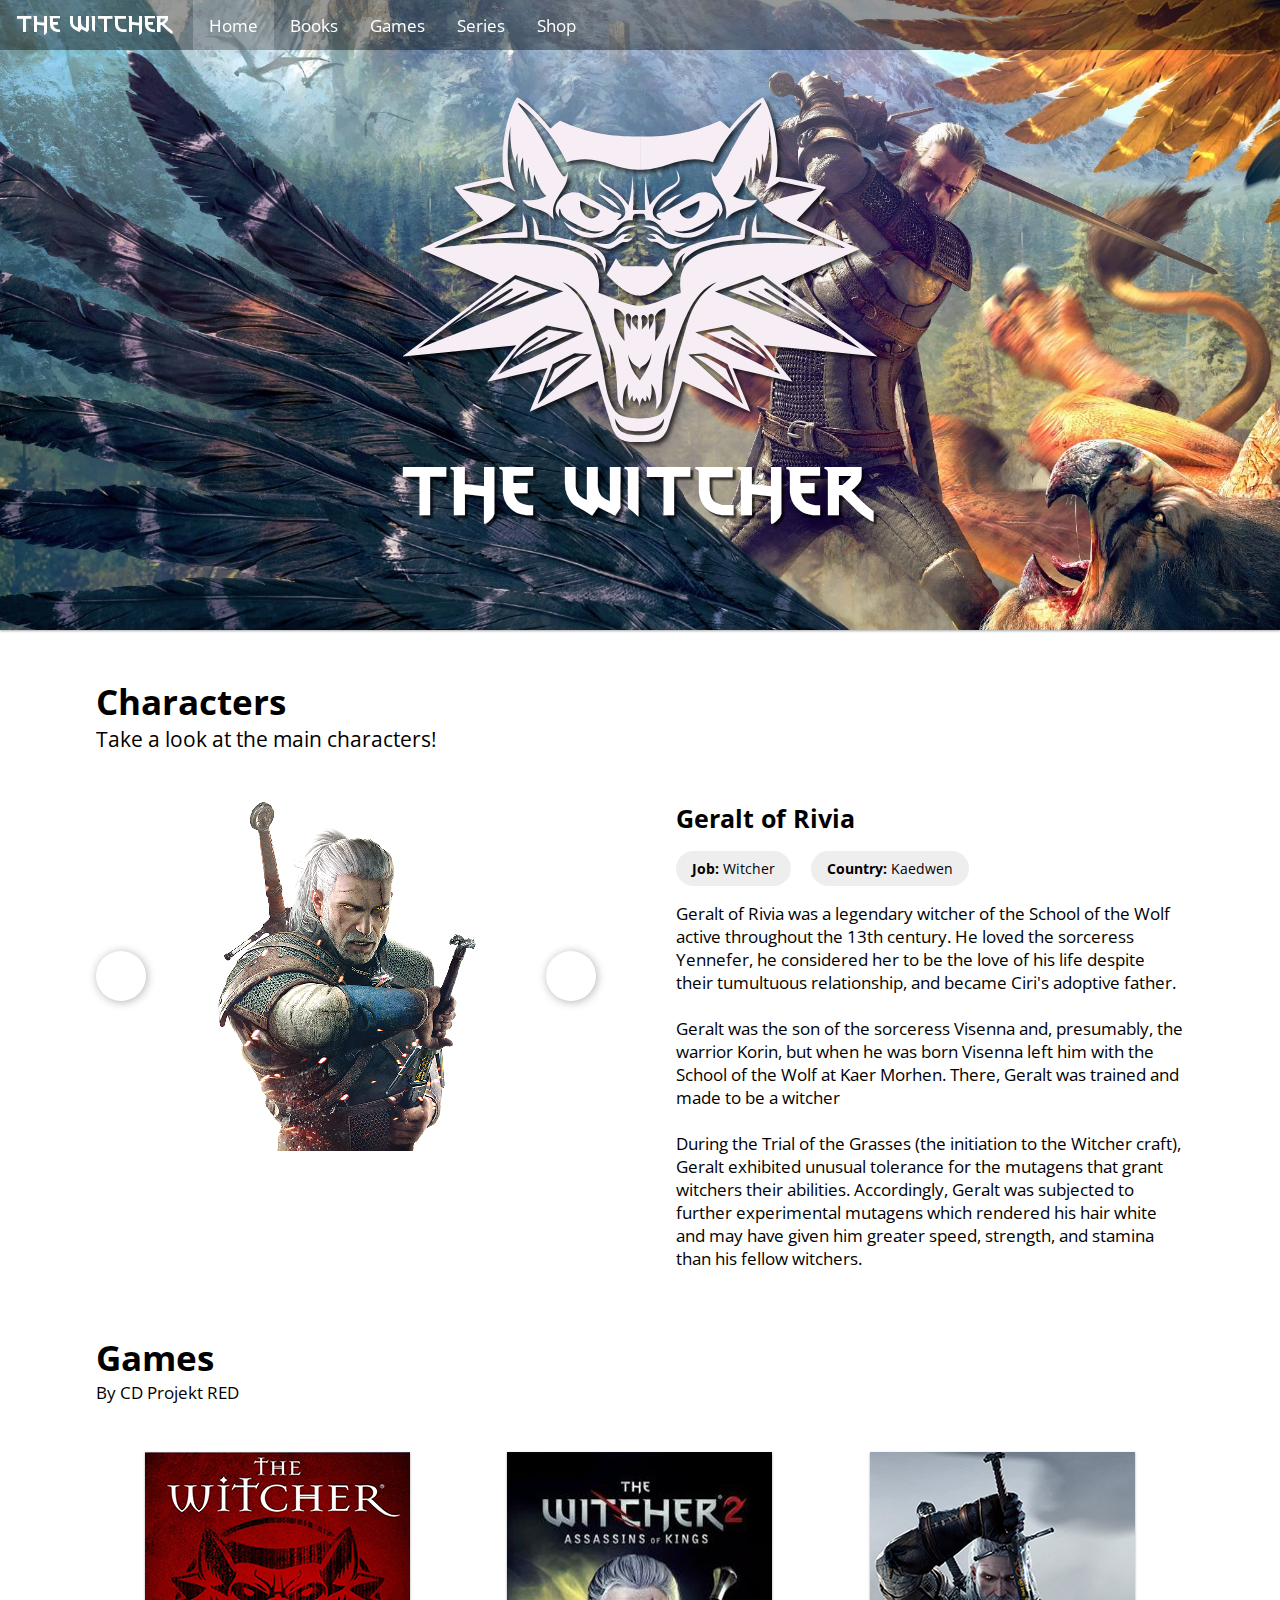
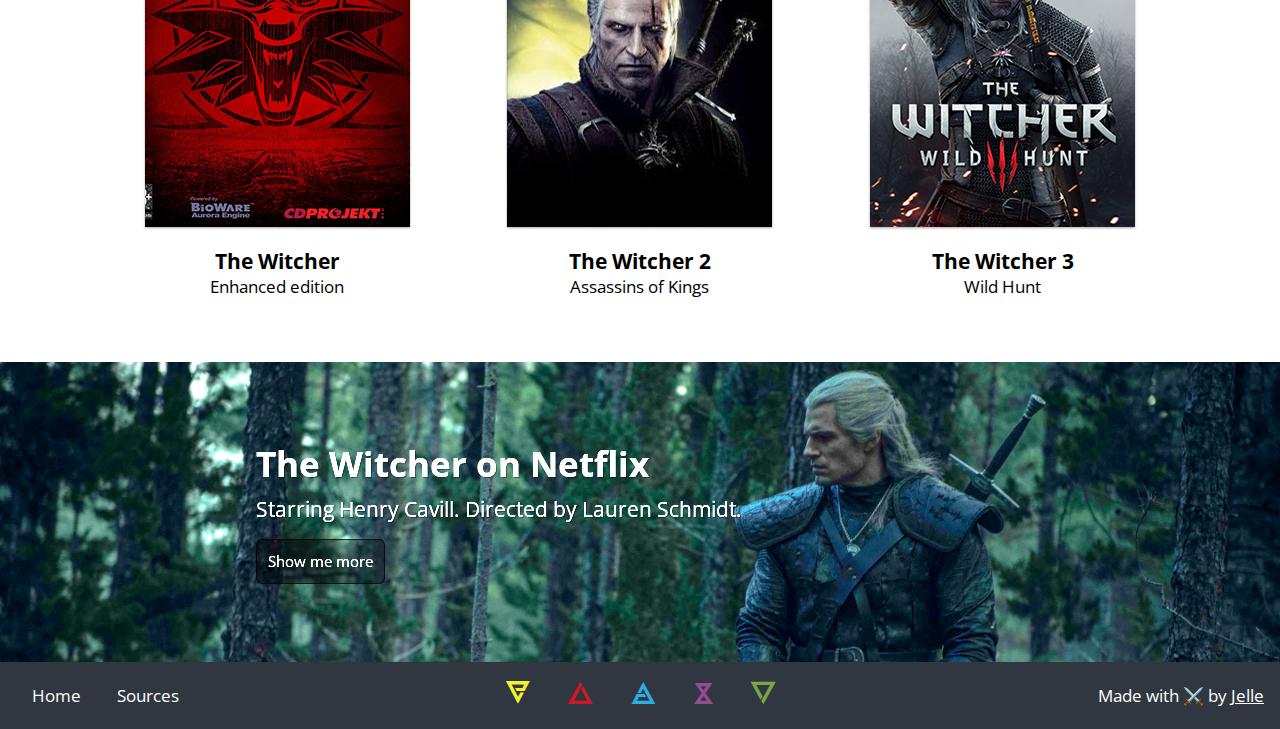
<file: index.html>
<!DOCTYPE html>
<html lang="en">
<head>
    <meta charset="UTF-8">
    <meta name="viewport" content="width=device-width, initial-scale=1.0">
    <link rel="preconnect" href="https://fonts.gstatic.com">
    <link href="https://fonts.googleapis.com/css2?family=Open+Sans:wght@300&display=swap" rel="stylesheet">
    <link href="css/main.css" rel="stylesheet">
    <link href="css/index.css" rel="stylesheet">
    <title>Home - The Witcher</title>
</head>
<body>
<nav id="navbar">
    <p class="title">The Witcher</p>
    <ul>
        <li><a class="active" href="index.html">Home</a></li>
        <li><a href="books.html">Books</a></li>
        <li><a href="games.html">Games</a></li>
        <li><a href="series.html">Series</a></li>
        <li><a href="shop.html">Shop</a></li>
    </ul>
</nav>
<header>
    <section>
        <img class="logo" alt="The witcher logo" src="img/witcher-logo.svg">
        <h1>The Witcher</h1>
    </section>
</header>

<main>

    <article class="characters">
        <header>
            <h2>Characters</h2>
            <small>Take a look at the main characters!</small>
        </header>
        <section id="slider" class="slider">
            <div class="wrapper">
                <ul id="slides" class="slides">
                    <li
                            data-country="Kaedwen"
                            data-job="Witcher"
                            data-name="Geralt of Rivia"
                            data-description="Geralt of Rivia was a legendary witcher of the School of the Wolf active throughout the 13th century. He loved the sorceress Yennefer, he considered her to be the love of his life despite their tumultuous relationship, and became Ciri's adoptive father.<br><br>Geralt was the son of the sorceress Visenna and, presumably, the warrior Korin, but when he was born Visenna left him with the School of the Wolf at Kaer Morhen. There, Geralt was trained and made to be a witcher<br><br>During the Trial of the Grasses (the initiation to the Witcher craft), Geralt exhibited unusual tolerance for the mutagens that grant witchers their abilities. Accordingly, Geralt was subjected to further experimental mutagens which rendered his hair white and may have given him greater speed, strength, and stamina than his fellow witchers."
                            class="slide"><img alt="Geralt of Rivia" src="img/characters/geralt.png"></li>
                    <li
                            data-country="Cintra"
                            data-job="Child of the Elder Blood"
                            data-name="Ciri - Cirilla Fiona Elen Riannon"
                            data-description="Cirilla Fiona Elen Riannon, known as Ciri, the Lady of Time and Space and princess of Cintra, is one of the main characters of the Witcher saga, around whom much of the plot is centered.<br><br> She is the lion cub of Cintra, daughter of Pavetta and Duny (also known as the Urcheon of Erlenwald) and granddaughter of Queen Calanthe. She is also Geralt's destiny and adopted daughter. Ciri is a descendant of Lara Dorren and has the Elder blood which gives her access to powers that allow her to cross space and time."
                            class="slide"><img alt="Ciri - Cirilla Fiona Elen Riannon" src="img/characters/ciri.png"></li>
                    <li
                            data-country="Aedirn"
                            data-job="Mage & Advisor"
                            data-name="Yennefer of Vengerberg"
                            data-description="Yennefer of Vengerberg, born on Belleteyn (the night of April 30 into May 1) in 1173, was a sorceress who lived in Vengerberg, the capital city of Aedirn. She was Geralt of Rivia's true love and a mother figure to Ciri, whom she viewed like a daughter to the point that she did everything she could to rescue the girl and keep her from harm.<br><br>Born in 1173, Yennefer had a rough childhood from the moment she was born due to her congenital hunchback. At some point, due to her magical potential, she was received in the Aretuza school for sorceresses, where rectoress Tissaia de Vries became her teacher and mother figure. In accordance with the sorceresses' tradition, any physical flaw, including her hunchback, was magically removed. Yennefer eventually graduated as a sorceress."
                            class="slide"><img alt="Yennefer Vengerberg" src="img/characters/yennefer.png"></li>
                    <li
                            data-country="Temeria"
                            data-job="Mage & Advisor"
                            data-name="Triss Merigold"
                            data-description="Triss Merigold of Maribor was a legendary Temerian sorceress of the 13th century. Called Fourteenth of the Hill by her contemporaries because she was erroneously thought to have been killed during the Battle of Sodden Hill, she passed into history as Merigold the Fearless. A member of King Foltest's royal council along with Fercart and Keira Metz, as well as a founding member of the Lodge of Sorceresses, she was involved in politics for most of her life.<br><br>She was friends with Yennefer and the witcher Geralt of Rivia, but also unhappily in love with the latter.Triss took care of Ciri at Kaer Morhen for some time and is like an older sister to her.<br><br>She was a skilled healer and carried with her many magical potions, but she never uses them on herself because ironically, she was allergic to potions. She was also quite a powerful mage, certainly when it counted most. She wore an amulet - sapphire overlaid with silver."
                            class="slide"><img alt="Triss Merigold" src="img/characters/triss.png"></li>
                    <li
                            data-country="Redania"
                            data-job="Bard"
                            data-name="Dandelion - Julian Alfred Pankratz"
                            data-description="Julian Alfred Pankratz, Viscount de Lettenhove, better known as Dandelion (Or in the Netflix series as Jaskier), was a poet, minstrel, bard, and close friend of Geralt of Rivia.<br><br>Dandelion studied the seven liberal arts for four years at Oxenfurt University before later becoming a professor, but only taught students for a year before leaving the academy to travel the world. He would, however, visit Oxenfurt from time to time to give guest lectures. Within a very few years he gained worldwide fame and became known as one of the best minstrels in the Northern Kingdoms, with his best known song was the Ballad of the Lion Cub of Cintra.<br><br>Dandelion first met Geralt at a fête in the town of Gulet in Aedirn. There, the poet had knocked up a girl under the musician's podium, and her four sturdy brothers were looking for him all over town, threatening to geld him and cover him in pitch and sawdust."
                            class="slide"><img alt="Dandelion - Julian Alfred Pankratz" src="img/characters/dandelion.png"></li>
                </ul>
            </div>
            <a id="prev" class="control prev"></a>
            <a id="next" class="control next"></a>
        </section>
        <section class="info">
            <h2 id="name">Name of the character</h2>
            <p id="job" class="pill"></p>
            <p id="country" class="pill"></p>
            <p id="character-description">A description or smth idk</p>
        </section>
    </article>

    <article class="games">
        <header>
            <h2>Games</h2>
            <small>By CD Projekt RED</small>
        </header>
        <ul>
            <li>
                <a href="games.html#tw1">
                    <img alt="Cover image of The witcher" src="img/covers/tw1.png">
                    <h3>The Witcher</h3>
                    <small>Enhanced edition</small>
                </a>
            </li>

            <li>
                <a href="games.html#tw2">
                    <img alt="Cover image of The witcher 3" src="img/covers/tw2.png">
                    <h3>The Witcher 2</h3>
                    <small>Assassins of Kings</small>
                </a>
            </li>

            <li>
                <a href="games.html#tw3">
                    <img alt="Cover image of The witcher 3" src="img/covers/tw3.png">
                    <h3>The Witcher 3</h3>
                    <small>Wild Hunt</small>
                </a>
            </li>
        </ul>
    </article>

    <article class="series">
        <header>
            <h2>The Witcher on Netflix</h2>
            <small>Starring Henry Cavill. Directed by Lauren Schmidt.</small>
            <button>Show me more</button>
        </header>
    </article>
</main>

<footer>
    <ul>
        <li><a href="index.html">Home</a></li>
        <li><a href="sources.html">Sources</a></li>
    </ul>
    <ul class="signs">
        <li><button title="Quen" type="button" class="quen">}</button></li>
        <li><button title="Igni" type="button" class="igni">(</button></li>
        <li><button title="Aard" type="button" class="aard">{</button></li>
        <li><button title="Yrden" type="button" class="yrden">&</button></li>
        <li><button title="Axii" type="button" class="axii">)</button></li>
    </ul>
    <p>Made with &#9876;&#65039; by <a target="_blank" href="https://jelleglebbeek.com">Jelle</a></p>
</footer>

<script src="js/main.js"></script>
<script src="js/index.js"></script>
</body>
</html>
</file>
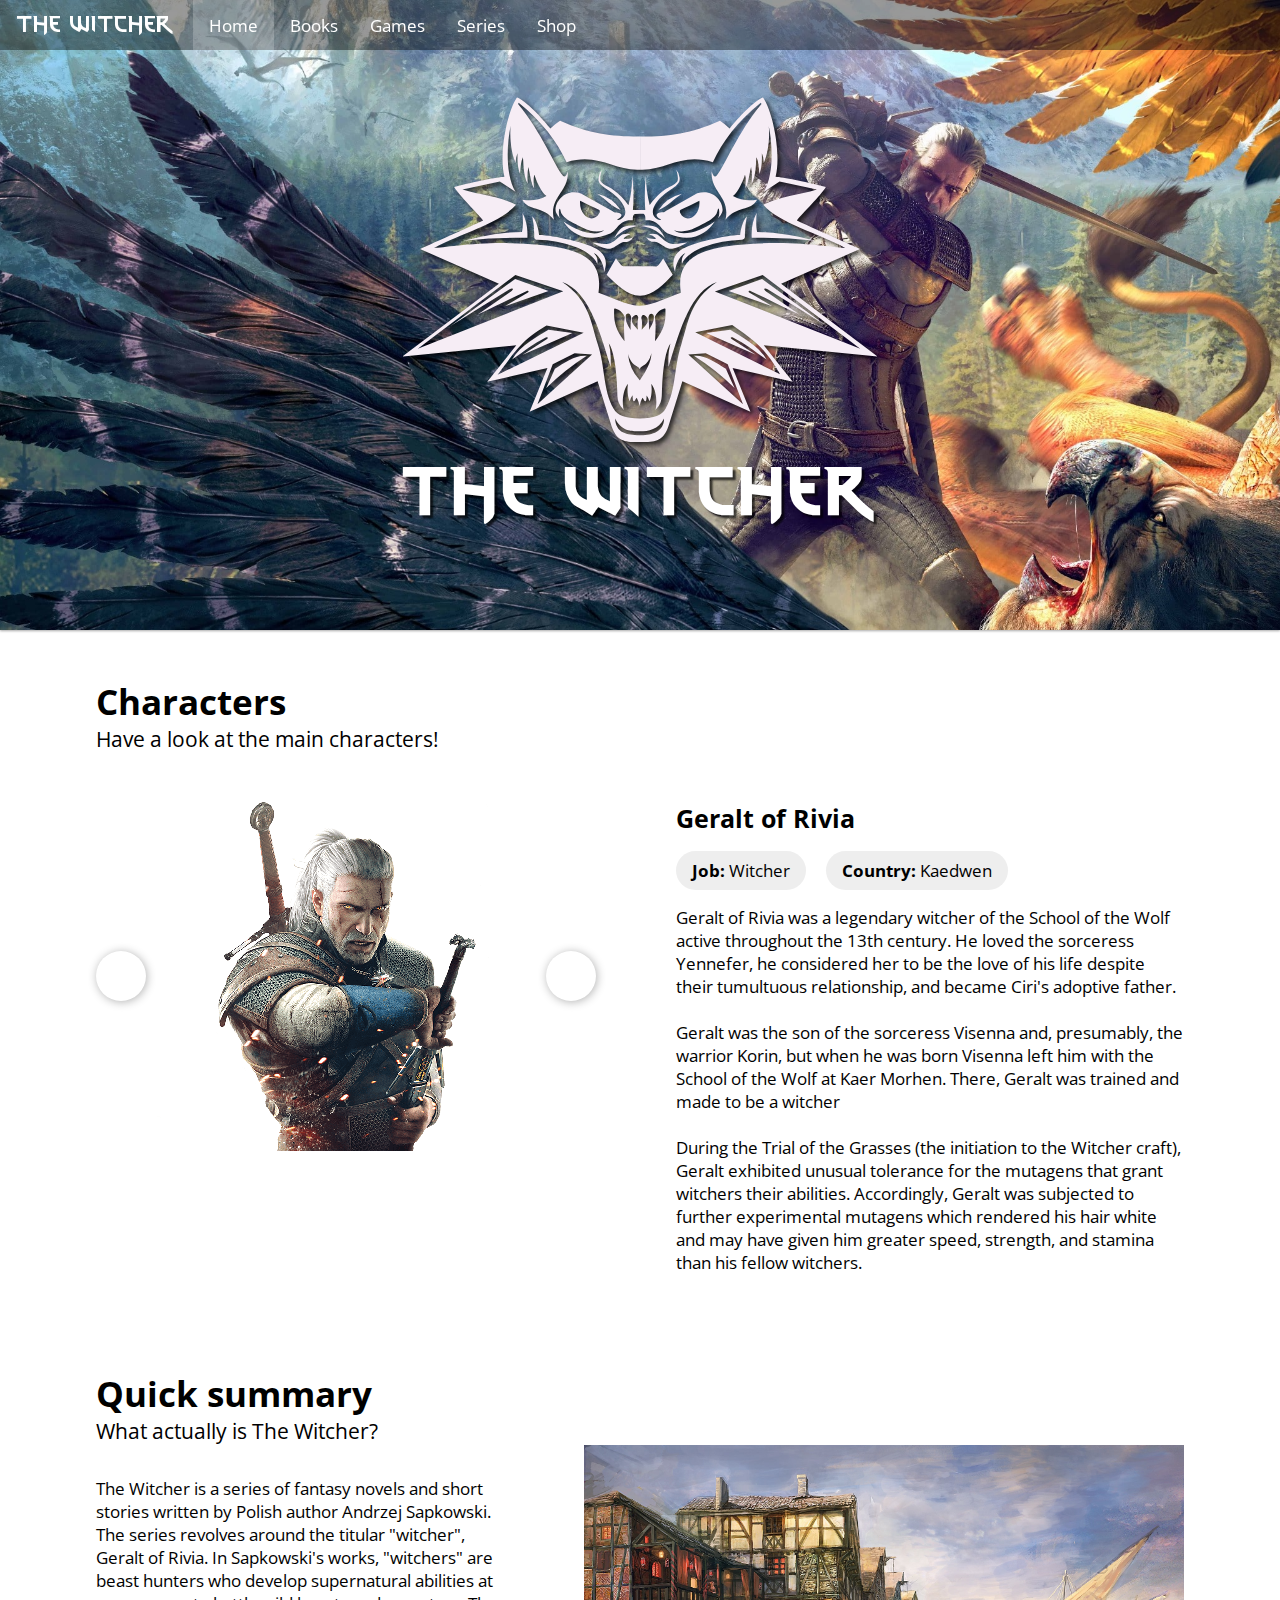
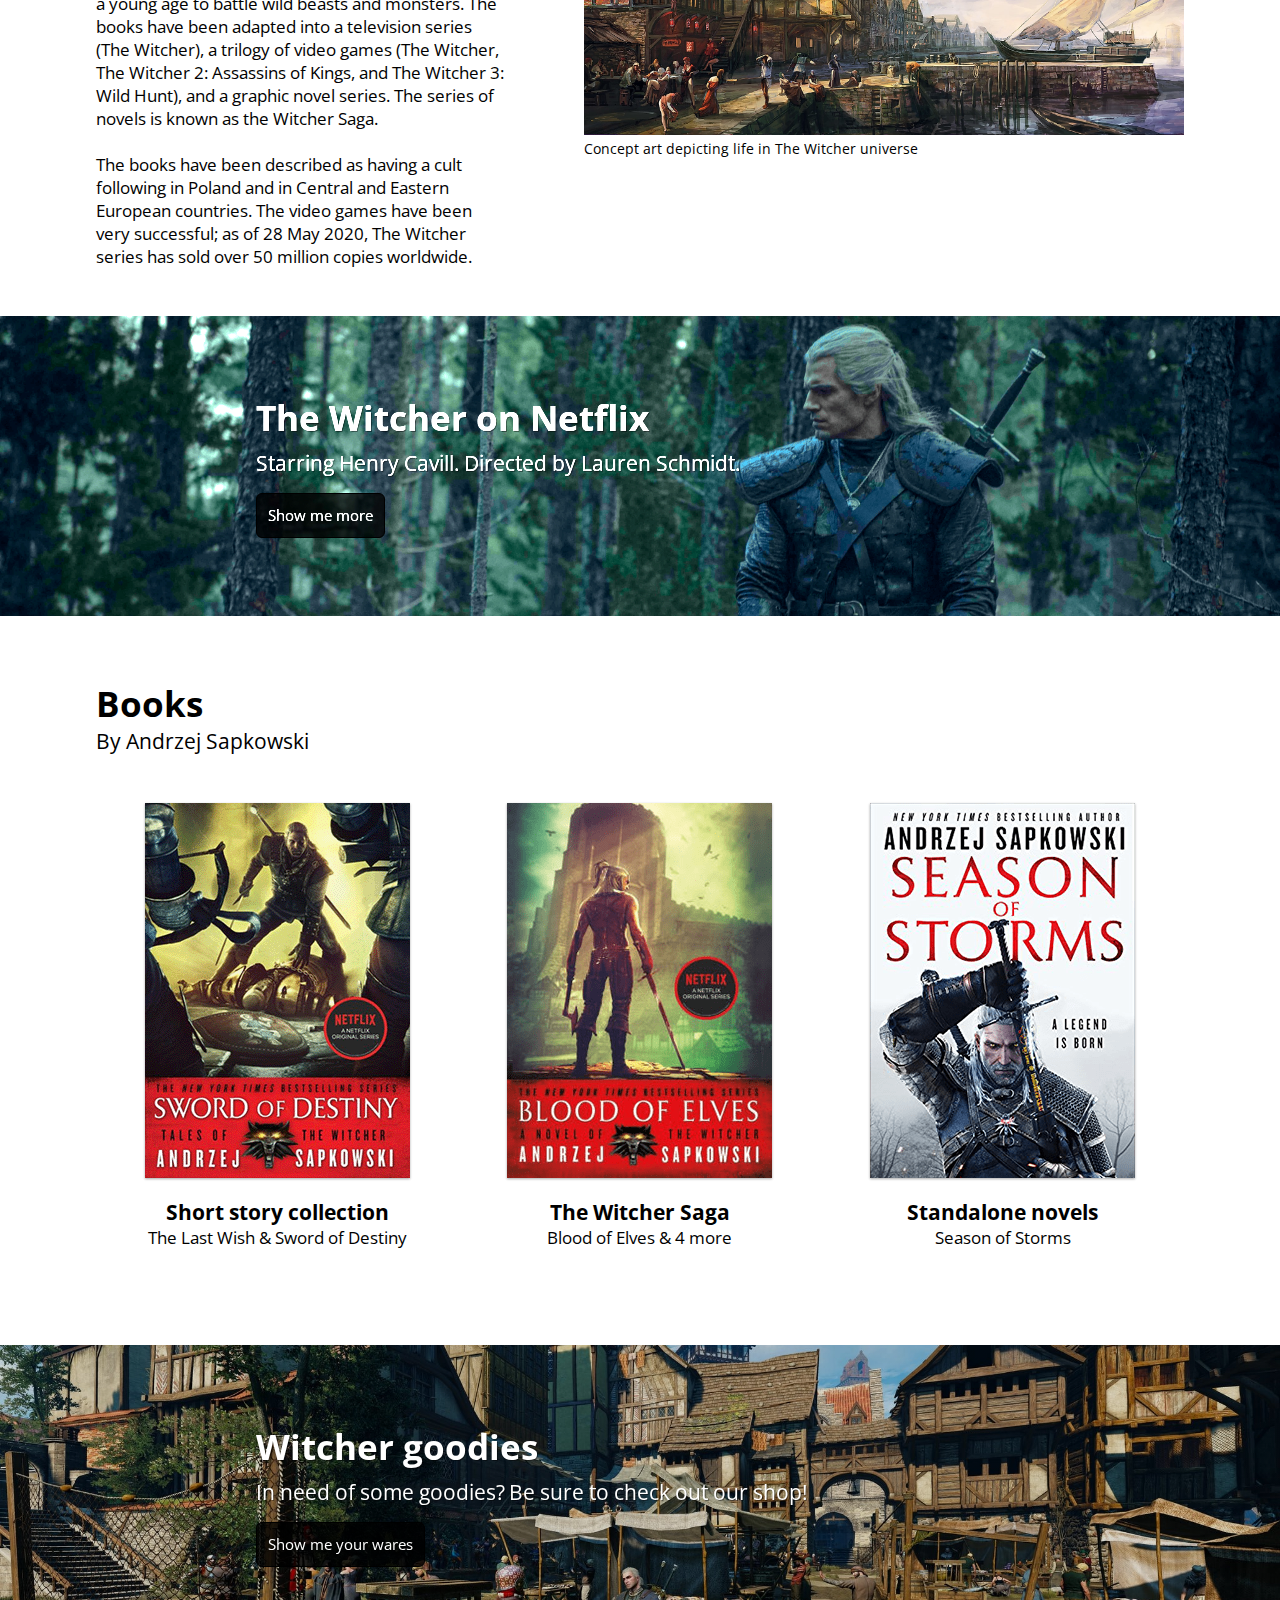
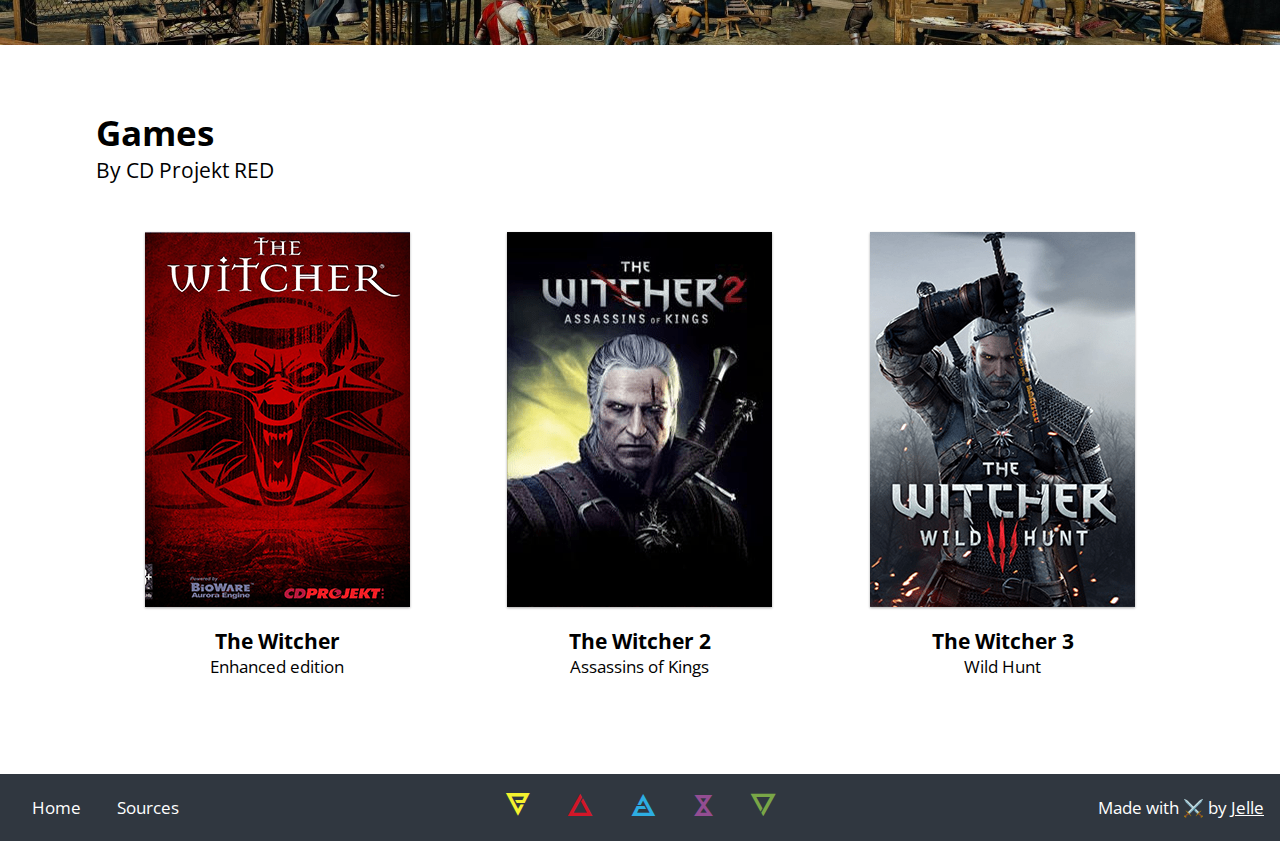
<file: public/index.html>
<!DOCTYPE html>
<html lang="en">
<head>
    <meta charset="UTF-8">
    <meta name="viewport" content="width=device-width, initial-scale=1.0">
    <link rel="preconnect" href="https://fonts.gstatic.com">
    <link href="https://fonts.googleapis.com/css2?family=Open+Sans:wght@300&display=swap" rel="stylesheet">
    <link href="css/main.css" rel="stylesheet">
    <link href="css/index.css" rel="stylesheet">
    <title>Home - The Witcher</title>
</head>
<body>
<nav id="navbar">
    <p class="title">The Witcher</p>
    <ul>
        <li><a class="active" href="index.html">Home</a></li>
        <li><a href="books.html">Books</a></li>
        <li><a href="games.html">Games</a></li>
        <li><a href="series.html">Series</a></li>
        <li><a href="shop.html">Shop</a></li>
    </ul>
</nav>
<header>
    <section>
        <img class="logo" alt="The witcher logo" src="img/witcher-logo.svg">
        <h1>The Witcher</h1>
    </section>
</header>

<main>
    <article class="characters">
        <header>
            <h2>Characters</h2>
            <small>Have a look at the main characters!</small>
        </header>
        <section id="slider" class="slider">
            <div class="wrapper">
                <ul id="slides" class="slides">
                    <li
                            data-country="Kaedwen"
                            data-job="Witcher"
                            data-name="Geralt of Rivia"
                            data-description="Geralt of Rivia was a legendary witcher of the School of the Wolf active throughout the 13th century. He loved the sorceress Yennefer, he considered her to be the love of his life despite their tumultuous relationship, and became Ciri's adoptive father.<br><br>Geralt was the son of the sorceress Visenna and, presumably, the warrior Korin, but when he was born Visenna left him with the School of the Wolf at Kaer Morhen. There, Geralt was trained and made to be a witcher<br><br>During the Trial of the Grasses (the initiation to the Witcher craft), Geralt exhibited unusual tolerance for the mutagens that grant witchers their abilities. Accordingly, Geralt was subjected to further experimental mutagens which rendered his hair white and may have given him greater speed, strength, and stamina than his fellow witchers."
                            class="slide"><img alt="Geralt of Rivia" src="img/characters/geralt.png"></li>
                    <li
                            data-country="Cintra"
                            data-job="Child of the Elder Blood"
                            data-name="Ciri - Cirilla Fiona Elen Riannon"
                            data-description="Cirilla Fiona Elen Riannon, known as Ciri, the Lady of Time and Space and princess of Cintra, is one of the main characters of the Witcher saga, around whom much of the plot is centered.<br><br> She is the lion cub of Cintra, daughter of Pavetta and Duny (also known as the Urcheon of Erlenwald) and granddaughter of Queen Calanthe. She is also Geralt's destiny and adopted daughter. Ciri is a descendant of Lara Dorren and has the Elder blood which gives her access to powers that allow her to cross space and time."
                            class="slide"><img alt="Ciri - Cirilla Fiona Elen Riannon" src="img/characters/ciri.png"></li>
                    <li
                            data-country="Aedirn"
                            data-job="Mage & Advisor"
                            data-name="Yennefer of Vengerberg"
                            data-description="Yennefer of Vengerberg, born on Belleteyn (the night of April 30 into May 1) in 1173, was a sorceress who lived in Vengerberg, the capital city of Aedirn. She was Geralt of Rivia's true love and a mother figure to Ciri, whom she viewed like a daughter to the point that she did everything she could to rescue the girl and keep her from harm.<br><br>Born in 1173, Yennefer had a rough childhood from the moment she was born due to her congenital hunchback. At some point, due to her magical potential, she was received in the Aretuza school for sorceresses, where rectoress Tissaia de Vries became her teacher and mother figure. In accordance with the sorceresses' tradition, any physical flaw, including her hunchback, was magically removed. Yennefer eventually graduated as a sorceress."
                            class="slide"><img alt="Yennefer Vengerberg" src="img/characters/yennefer.png"></li>
                    <li
                            data-country="Temeria"
                            data-job="Mage & Advisor"
                            data-name="Triss Merigold"
                            data-description="Triss Merigold of Maribor was a legendary Temerian sorceress of the 13th century. Called Fourteenth of the Hill by her contemporaries because she was erroneously thought to have been killed during the Battle of Sodden Hill, she passed into history as Merigold the Fearless. A member of King Foltest's royal council along with Fercart and Keira Metz, as well as a founding member of the Lodge of Sorceresses, she was involved in politics for most of her life.<br><br>She was friends with Yennefer and the witcher Geralt of Rivia, but also unhappily in love with the latter. Triss took care of Ciri at Kaer Morhen for some time and is like an older sister to her.<br><br>She was a skilled healer and carried with her many magical potions, but she never uses them on herself because ironically, she was allergic to potions. She was also quite a powerful mage."
                            class="slide"><img alt="Triss Merigold" src="img/characters/triss.png"></li>
                    <li
                            data-country="Redania"
                            data-job="Bard"
                            data-name="Dandelion - Julian Alfred Pankratz"
                            data-description="Julian Alfred Pankratz, Viscount de Lettenhove, better known as Dandelion (Or in the Netflix series as Jaskier), was a poet, minstrel, bard, and close friend of Geralt of Rivia.<br><br>Dandelion studied the seven liberal arts for four years at Oxenfurt University before later becoming a professor, but only taught students for a year before leaving the academy to travel the world. Within a very few years he gained worldwide fame and became known as one of the best minstrels in the Northern Kingdoms, with his best known song was the Ballad of the Lion Cub of Cintra.<br><br>Dandelion first met Geralt at a fête in the town of Gulet in Aedirn. There, the poet had knocked up a girl under the musician's podium, and her four sturdy brothers were looking for him all over town, threatening to geld him and cover him in pitch and sawdust."
                            class="slide"><img alt="Dandelion - Julian Alfred Pankratz" src="img/characters/dandelion.png"></li>
                </ul>
            </div>
            <a id="prev" class="control prev"></a>
            <a id="next" class="control next"></a>
        </section>
        <section class="info">
            <h2 id="name">Name of the character</h2>
            <p id="job" class="pill"></p>
            <p id="country" class="pill"></p>
            <p id="character-description">A description or smth idk</p>
        </section>
    </article>

    <article class="summary">
        <header>
            <h2>Quick summary</h2>
            <small>What actually is The Witcher?</small>
        </header>
        <p class="text">
            The Witcher is a series of fantasy novels and short stories written by Polish author Andrzej Sapkowski. The series revolves around the titular "witcher", Geralt of Rivia. In Sapkowski's works, "witchers" are beast hunters who develop supernatural abilities at a young age to battle wild beasts and monsters. The books have been adapted into a television series (The Witcher), a trilogy of video games (The Witcher, The Witcher 2: Assassins of Kings, and The Witcher 3: Wild Hunt), and a graphic novel series. The series of novels is known as the Witcher Saga.
            <br><br>
            The books have been described as having a cult following in Poland and in Central and Eastern European countries. The video games have been very successful; as of 28 May 2020, The Witcher series has sold over 50 million copies worldwide.
        </p>
        <figure class="artwork">
            <img alt="A world map of The Witcher universe" src="img/port.jpg">
            <figcaption>Concept art depicting life in The Witcher universe</figcaption>
        </figure>
    </article>

    <article class="series">
        <header>
            <h2>The Witcher on Netflix</h2>
            <small>Starring Henry Cavill.</small>
            <small>Directed by Lauren Schmidt.</small>
            <button id="js__series" type="button">Show me more</button>
        </header>
    </article>

    <article class="books triple-cards">
        <header>
            <h2>Books</h2>
            <small>By Andrzej Sapkowski</small>
        </header>
        <ul>
            <li>
                <a href="books.html#story">
                    <img alt="Cover image of The witcher" src="img/covers/swordofdestiny.png">
                    <h3>Short story collection</h3>
                    <small>The Last Wish & Sword of Destiny</small>
                </a>
            </li>

            <li>
                <a href="books.html#saga">
                    <img alt="Cover image of The witcher 3" src="img/covers/bloodofelves.png">
                    <h3>The Witcher Saga</h3>
                    <small>Blood of Elves & 4 more</small>
                </a>
            </li>

            <li>
                <a href="books.html#novel">
                    <img alt="Cover image of The witcher 3" src="img/covers/seasonofstorms.png">
                    <h3>Standalone novels</h3>
                    <small>Season of Storms</small>
                </a>
            </li>
        </ul>
    </article>

    <article class="shop">
        <header>
            <h2>Witcher goodies</h2>
            <small>In need of some goodies?</small>
            <small>Be sure to check out our shop!</small>
            <button id="js__shop" type="button">Show me your wares</button>
        </header>
    </article>

    <article class="games triple-cards">
        <header>
            <h2>Games</h2>
            <small>By CD Projekt RED</small>
        </header>
        <ul>
            <li>
                <a href="games.html#tw1">
                    <img alt="Cover image of The witcher" src="img/covers/tw1.png">
                    <h3>The Witcher</h3>
                    <small>Enhanced edition</small>
                </a>
            </li>

            <li>
                <a href="games.html#tw2">
                    <img alt="Cover image of The witcher 3" src="img/covers/tw2.png">
                    <h3>The Witcher 2</h3>
                    <small>Assassins of Kings</small>
                </a>
            </li>

            <li>
                <a href="games.html#tw3">
                    <img alt="Cover image of The witcher 3" src="img/covers/tw3.png">
                    <h3>The Witcher 3</h3>
                    <small>Wild Hunt</small>
                </a>
            </li>
        </ul>
    </article>

</main>

<footer>
    <ul>
        <li><a href="index.html">Home</a></li>
        <li><a href="sources.html">Sources</a></li>
    </ul>
    <ul class="signs">
        <li><button title="Quen" type="button" class="quen">}</button></li>
        <li><button title="Igni" type="button" class="igni">(</button></li>
        <li><button title="Aard" type="button" class="aard">{</button></li>
        <li><button title="Yrden" type="button" class="yrden">&</button></li>
        <li><button title="Axii" type="button" class="axii">)</button></li>
    </ul>
    <p>Made with &#9876;&#65039; by <a target="_blank" rel="noopener" href="https://jelleglebbeek.com">Jelle</a></p>
</footer>

<script src="js/main.js"></script>
<script src="js/index.js"></script>
</body>
</html>
</file>
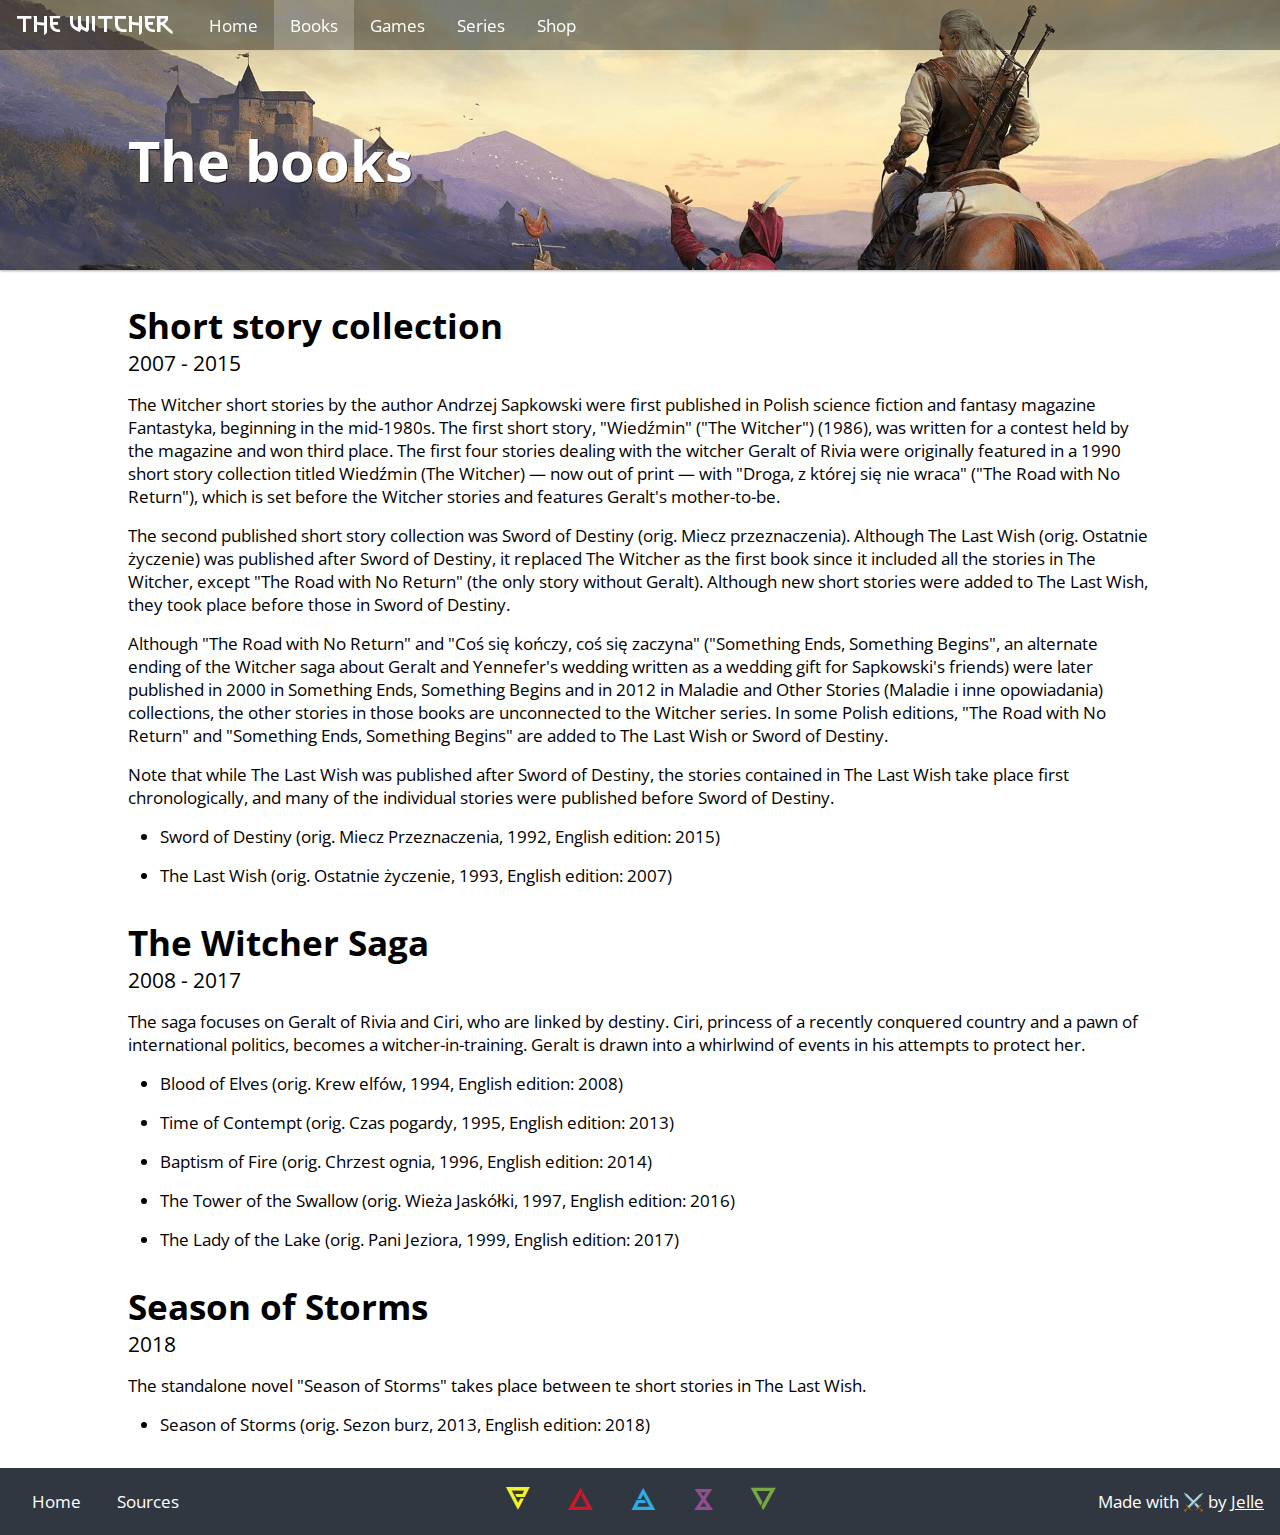
<file: public/books.html>
<!DOCTYPE html>
<html lang="en">
<head>
    <meta charset="UTF-8">
    <meta name="viewport" content="width=device-width, initial-scale=1.0">
    <link rel="preconnect" href="https://fonts.gstatic.com">
    <link href="https://fonts.googleapis.com/css2?family=Open+Sans:wght@300&display=swap" rel="stylesheet">
    <link href="css/main.css" rel="stylesheet">
    <link href="css/books.css" rel="stylesheet">
    <title>Books - The Witcher</title>
</head>
<body>
<nav id="navbar">
    <p class="title">The Witcher</p>
    <ul>
        <li><a href="index.html">Home</a></li>
        <li><a class="active" href="books.html">Books</a></li>
        <li><a href="games.html">Games</a></li>
        <li><a href="series.html">Series</a></li>
        <li><a href="shop.html">Shop</a></li>
    </ul>
</nav>

<header class="generic-header">
    <h1>The books</h1>
</header>

<main>
    <section id="story">
        <header>
            <h2>Short story collection</h2>
            <small>2007 - 2015</small>
        </header>
        <p>The Witcher short stories by the author Andrzej Sapkowski were first published in Polish science fiction and fantasy magazine Fantastyka, beginning in the mid-1980s. The first short story, "Wiedźmin" ("The Witcher") (1986), was written for a contest held by the magazine and won third place. The first four stories dealing with the witcher Geralt of Rivia were originally featured in a 1990 short story collection titled Wiedźmin (The Witcher) — now out of print — with "Droga, z której się nie wraca" ("The Road with No Return"), which is set before the Witcher stories and features Geralt's mother-to-be.</p>
        <p>The second published short story collection was Sword of Destiny (orig. Miecz przeznaczenia). Although The Last Wish (orig. Ostatnie życzenie) was published after Sword of Destiny, it replaced The Witcher as the first book since it included all the stories in The Witcher, except "The Road with No Return" (the only story without Geralt). Although new short stories were added to The Last Wish, they took place before those in Sword of Destiny.</p>
        <p>Although "The Road with No Return" and "Coś się kończy, coś się zaczyna" ("Something Ends, Something Begins", an alternate ending of the Witcher saga about Geralt and Yennefer's wedding written as a wedding gift for Sapkowski's friends) were later published in 2000 in Something Ends, Something Begins and in 2012 in Maladie and Other Stories (Maladie i inne opowiadania) collections, the other stories in those books are unconnected to the Witcher series. In some Polish editions, "The Road with No Return" and "Something Ends, Something Begins" are added to The Last Wish or Sword of Destiny.</p>
        <p>Note that while The Last Wish was published after Sword of Destiny, the stories contained in The Last Wish take place first chronologically, and many of the individual stories were published before Sword of Destiny.</p>
        <ul>
            <li>Sword of Destiny (orig. Miecz Przeznaczenia, 1992, English edition: 2015)</li>
            <li>The Last Wish (orig. Ostatnie życzenie, 1993, English edition: 2007)</li>
        </ul>
    </section>
    <section id="saga">
        <header>
            <h2>The Witcher Saga</h2>
            <small>2008 - 2017</small>
        </header>
        <p>The saga focuses on Geralt of Rivia and Ciri, who are linked by destiny. Ciri, princess of a recently conquered country and a pawn of international politics, becomes a witcher-in-training. Geralt is drawn into a whirlwind of events in his attempts to protect her.</p>
        <ul>
            <li>Blood of Elves (orig. Krew elfów, 1994, English edition: 2008)</li>
            <li>Time of Contempt (orig. Czas pogardy, 1995, English edition: 2013)</li>
            <li>Baptism of Fire (orig. Chrzest ognia, 1996, English edition: 2014)</li>
            <li>The Tower of the Swallow (orig. Wieża Jaskółki, 1997, English edition: 2016)</li>
            <li>The Lady of the Lake (orig. Pani Jeziora, 1999, English edition: 2017)</li>
        </ul>
    </section>
    <section id="novel">
        <header>
            <h2>Season of Storms</h2>
            <small>2018</small>
        </header>
        <p>The standalone novel "Season of Storms" takes place between te short stories in The Last Wish.</p>
        <ul>
            <li>Season of Storms (orig. Sezon burz, 2013, English edition: 2018)</li>
        </ul>
    </section>
</main>

<footer>
    <ul>
        <li><a href="index.html">Home</a></li>
        <li><a href="sources.html">Sources</a></li>
    </ul>
    <ul class="signs">
        <li><button title="Quen" type="button" class="quen">}</button></li>
        <li><button title="Igni" type="button" class="igni">(</button></li>
        <li><button title="Aard" type="button" class="aard">{</button></li>
        <li><button title="Yrden" type="button" class="yrden">&</button></li>
        <li><button title="Axii" type="button" class="axii">)</button></li>
    </ul>
    <p>Made with &#9876;&#65039; by <a target="_blank" href="https://jelleglebbeek.com">Jelle</a></p>
</footer>
<script src="js/main.js"></script>
</body>
</html>
</file>
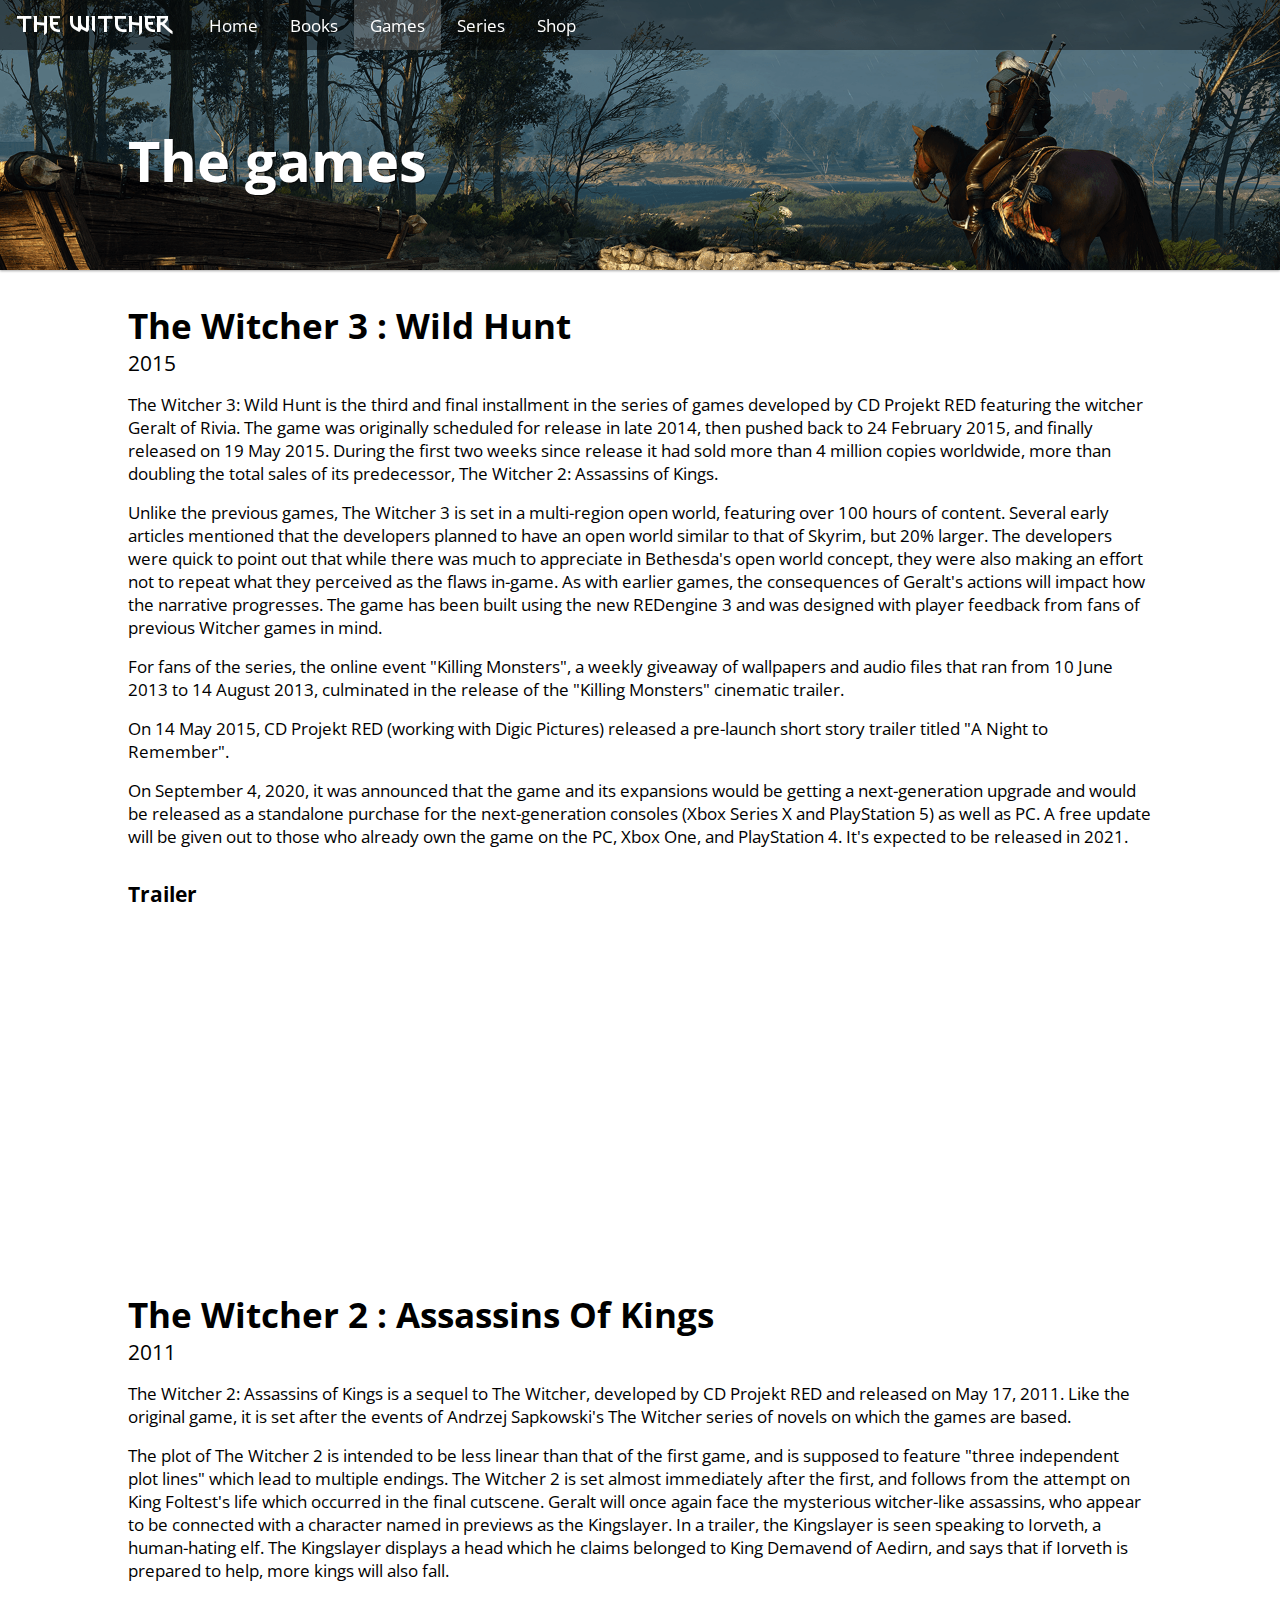
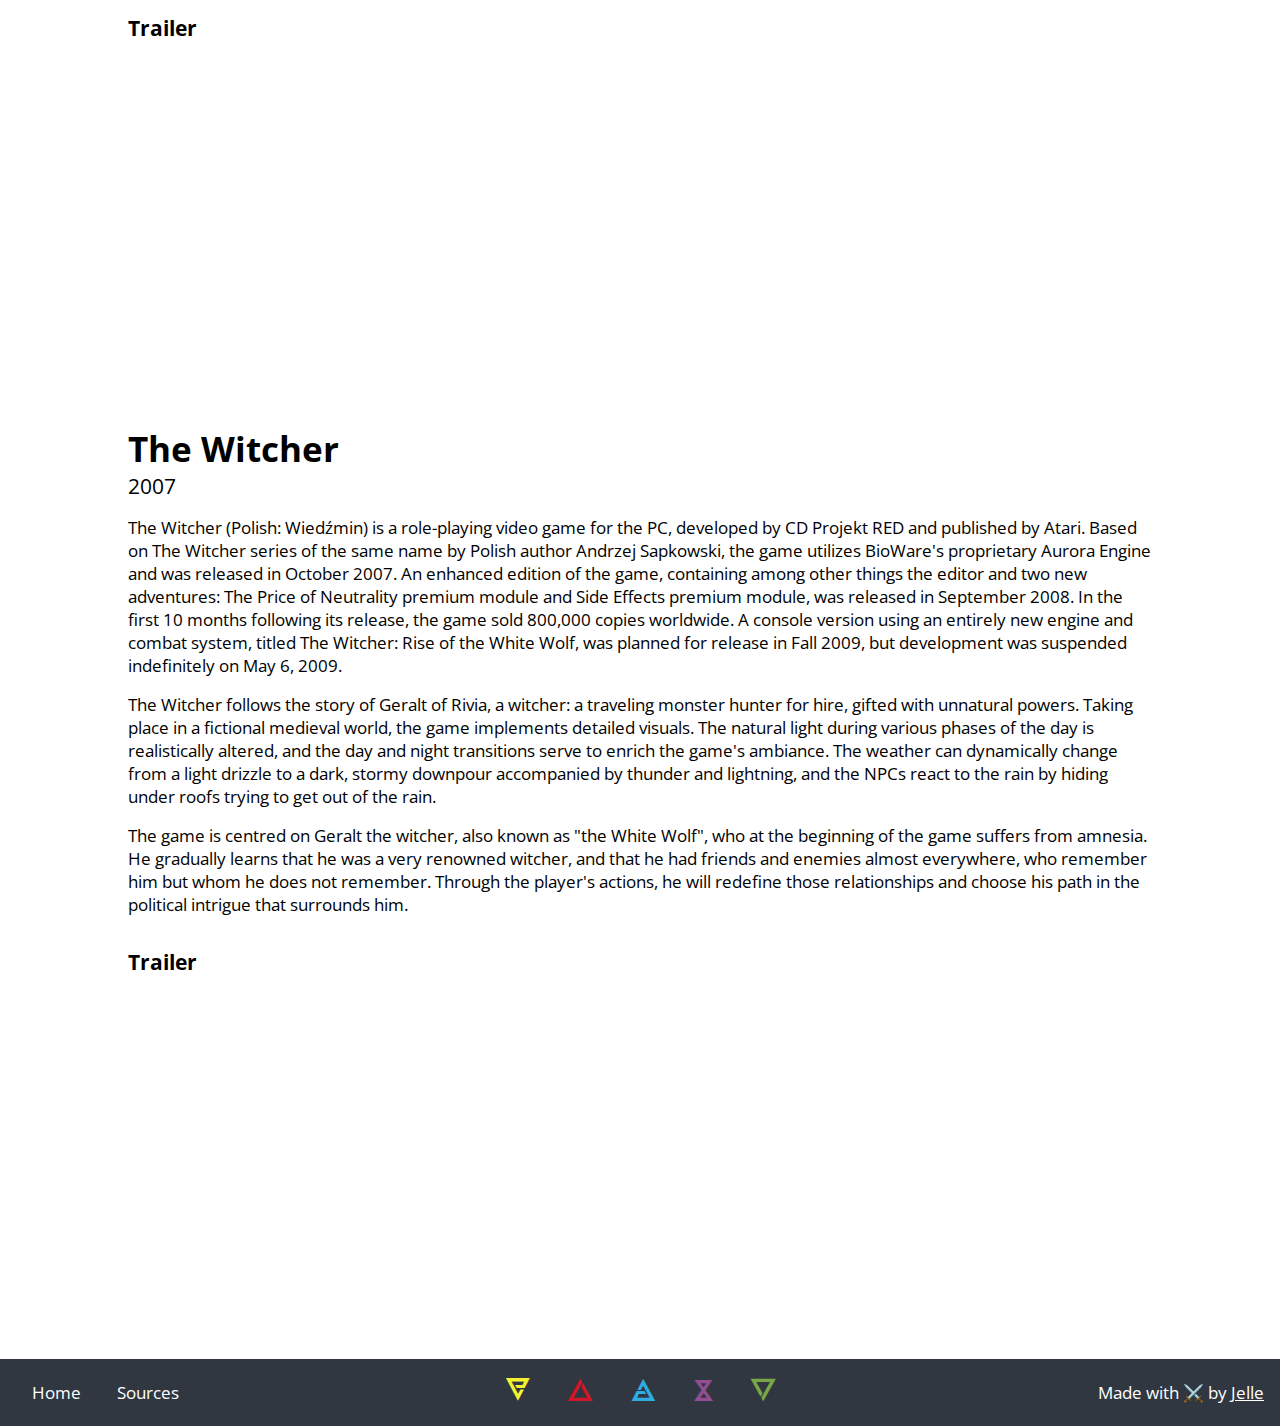
<file: public/games.html>
<!DOCTYPE html>
<html lang="en">
<head>
    <meta charset="UTF-8">
    <meta name="viewport" content="width=device-width, initial-scale=1.0">
    <link rel="preconnect" href="https://fonts.gstatic.com">
    <link href="https://fonts.googleapis.com/css2?family=Open+Sans:wght@300&display=swap" rel="stylesheet">
    <link href="css/main.css" rel="stylesheet">
    <link href="css/games.css" rel="stylesheet">
    <title>Games - The Witcher</title>
</head>
<body>
<nav id="navbar">
    <p class="title">The Witcher</p>
    <ul>
        <li><a href="index.html">Home</a></li>
        <li><a href="books.html">Books</a></li>
        <li><a class="active" href="games.html">Games</a></li>
        <li><a href="series.html">Series</a></li>
        <li><a href="shop.html">Shop</a></li>
    </ul>
</nav>

<header class="generic-header">
    <h1>The games</h1>
</header>

<main>
    <section id="tw3">
        <header>
            <h2>The Witcher 3 : Wild Hunt</h2>
            <small>2015</small>
        </header>
        <p>The Witcher 3: Wild Hunt is the third and final installment in the series of games developed by CD Projekt RED featuring the witcher Geralt of Rivia. The game was originally scheduled for release in late 2014, then pushed back to 24 February 2015, and finally released on 19 May 2015. During the first two weeks since release it had sold more than 4 million copies worldwide, more than doubling the total sales of its predecessor, The Witcher 2: Assassins of Kings.</p>
        <p>Unlike the previous games, The Witcher 3 is set in a multi-region open world, featuring over 100 hours of content. Several early articles mentioned that the developers planned to have an open world similar to that of Skyrim, but 20% larger. The developers were quick to point out that while there was much to appreciate in Bethesda's open world concept, they were also making an effort not to repeat what they perceived as the flaws in-game. As with earlier games, the consequences of Geralt's actions will impact how the narrative progresses. The game has been built using the new REDengine 3 and was designed with player feedback from fans of previous Witcher games in mind.</p>
        <p>For fans of the series, the online event "Killing Monsters", a weekly giveaway of wallpapers and audio files that ran from 10 June 2013 to 14 August 2013, culminated in the release of the "Killing Monsters" cinematic trailer.</p>
        <p>On 14 May 2015, CD Projekt RED (working with Digic Pictures) released a pre-launch short story trailer titled "A Night to Remember".</p>
        <p>On September 4, 2020, it was announced that the game and its expansions would be getting a next-generation upgrade and would be released as a standalone purchase for the next-generation consoles (Xbox Series X and PlayStation 5) as well as PC. A free update will be given out to those who already own the game on the PC, Xbox One, and PlayStation 4. It's expected to be released in 2021.</p>
    </section>
    <section class="trailer">
        <h3>Trailer</h3>
        <iframe width="560" height="315" src="https://www.youtube-nocookie.com/embed/XHrskkHf958" title="YouTube video player" allow="accelerometer; autoplay; clipboard-write; encrypted-media; gyroscope; picture-in-picture" allowfullscreen></iframe>
    </section>
    <section id="tw2">
        <header>
            <h2>The Witcher 2 : Assassins Of Kings</h2>
            <small>2011</small>
        </header>
        <p>The Witcher 2: Assassins of Kings is a sequel to The Witcher, developed by CD Projekt RED and released on May 17, 2011. Like the original game, it is set after the events of Andrzej Sapkowski's The Witcher series of novels on which the games are based.</p>
        <p>The plot of The Witcher 2 is intended to be less linear than that of the first game, and is supposed to feature "three independent plot lines" which lead to multiple endings. The Witcher 2 is set almost immediately after the first, and follows from the attempt on King Foltest's life which occurred in the final cutscene. Geralt will once again face the mysterious witcher-like assassins, who appear to be connected with a character named in previews as the Kingslayer. In a trailer, the Kingslayer is seen speaking to Iorveth, a human-hating elf. The Kingslayer displays a head which he claims belonged to King Demavend of Aedirn, and says that if Iorveth is prepared to help, more kings will also fall.</p>
    </section>
    <section class="trailer">
        <h3>Trailer</h3>
        <iframe width="560" height="315" src="https://www.youtube-nocookie.com/embed/jk5r1mP6om8" title="YouTube video player" allow="accelerometer; autoplay; clipboard-write; encrypted-media; gyroscope; picture-in-picture" allowfullscreen></iframe>
    </section>
    <section id="tw1">
        <header>
            <h2>The Witcher</h2>
            <small>2007</small>
        </header>
        <p>The Witcher (Polish: Wiedźmin) is a role-playing video game for the PC, developed by CD Projekt RED and published by Atari. Based on The Witcher series of the same name by Polish author Andrzej Sapkowski, the game utilizes BioWare's proprietary Aurora Engine and was released in October 2007. An enhanced edition of the game, containing among other things the editor and two new adventures: The Price of Neutrality premium module and Side Effects premium module, was released in September 2008. In the first 10 months following its release, the game sold 800,000 copies worldwide. A console version using an entirely new engine and combat system, titled The Witcher: Rise of the White Wolf, was planned for release in Fall 2009, but development was suspended indefinitely on May 6, 2009.</p>
        <p>The Witcher follows the story of Geralt of Rivia, a witcher: a traveling monster hunter for hire, gifted with unnatural powers. Taking place in a fictional medieval world, the game implements detailed visuals. The natural light during various phases of the day is realistically altered, and the day and night transitions serve to enrich the game's ambiance. The weather can dynamically change from a light drizzle to a dark, stormy downpour accompanied by thunder and lightning, and the NPCs react to the rain by hiding under roofs trying to get out of the rain.</p>
        <p>The game is centred on Geralt the witcher, also known as "the White Wolf", who at the beginning of the game suffers from amnesia. He gradually learns that he was a very renowned witcher, and that he had friends and enemies almost everywhere, who remember him but whom he does not remember. Through the player's actions, he will redefine those relationships and choose his path in the political intrigue that surrounds him.</p>
    </section>
    <section class="trailer">
        <h3>Trailer</h3>
        <iframe width="560" height="315" src="https://www.youtube-nocookie.com/embed/B00E5f7-yz4" title="YouTube video player" allow="accelerometer; autoplay; clipboard-write; encrypted-media; gyroscope; picture-in-picture" allowfullscreen></iframe>
    </section>
</main>

<footer>
    <ul>
        <li><a href="index.html">Home</a></li>
        <li><a href="sources.html">Sources</a></li>
    </ul>
    <ul class="signs">
        <li><button title="Quen" type="button" class="quen">}</button></li>
        <li><button title="Igni" type="button" class="igni">(</button></li>
        <li><button title="Aard" type="button" class="aard">{</button></li>
        <li><button title="Yrden" type="button" class="yrden">&</button></li>
        <li><button title="Axii" type="button" class="axii">)</button></li>
    </ul>
    <p>Made with &#9876;&#65039; by <a target="_blank" href="https://jelleglebbeek.com">Jelle</a></p>
</footer>
<script src="js/main.js"></script>
</body>
</html>
</file>
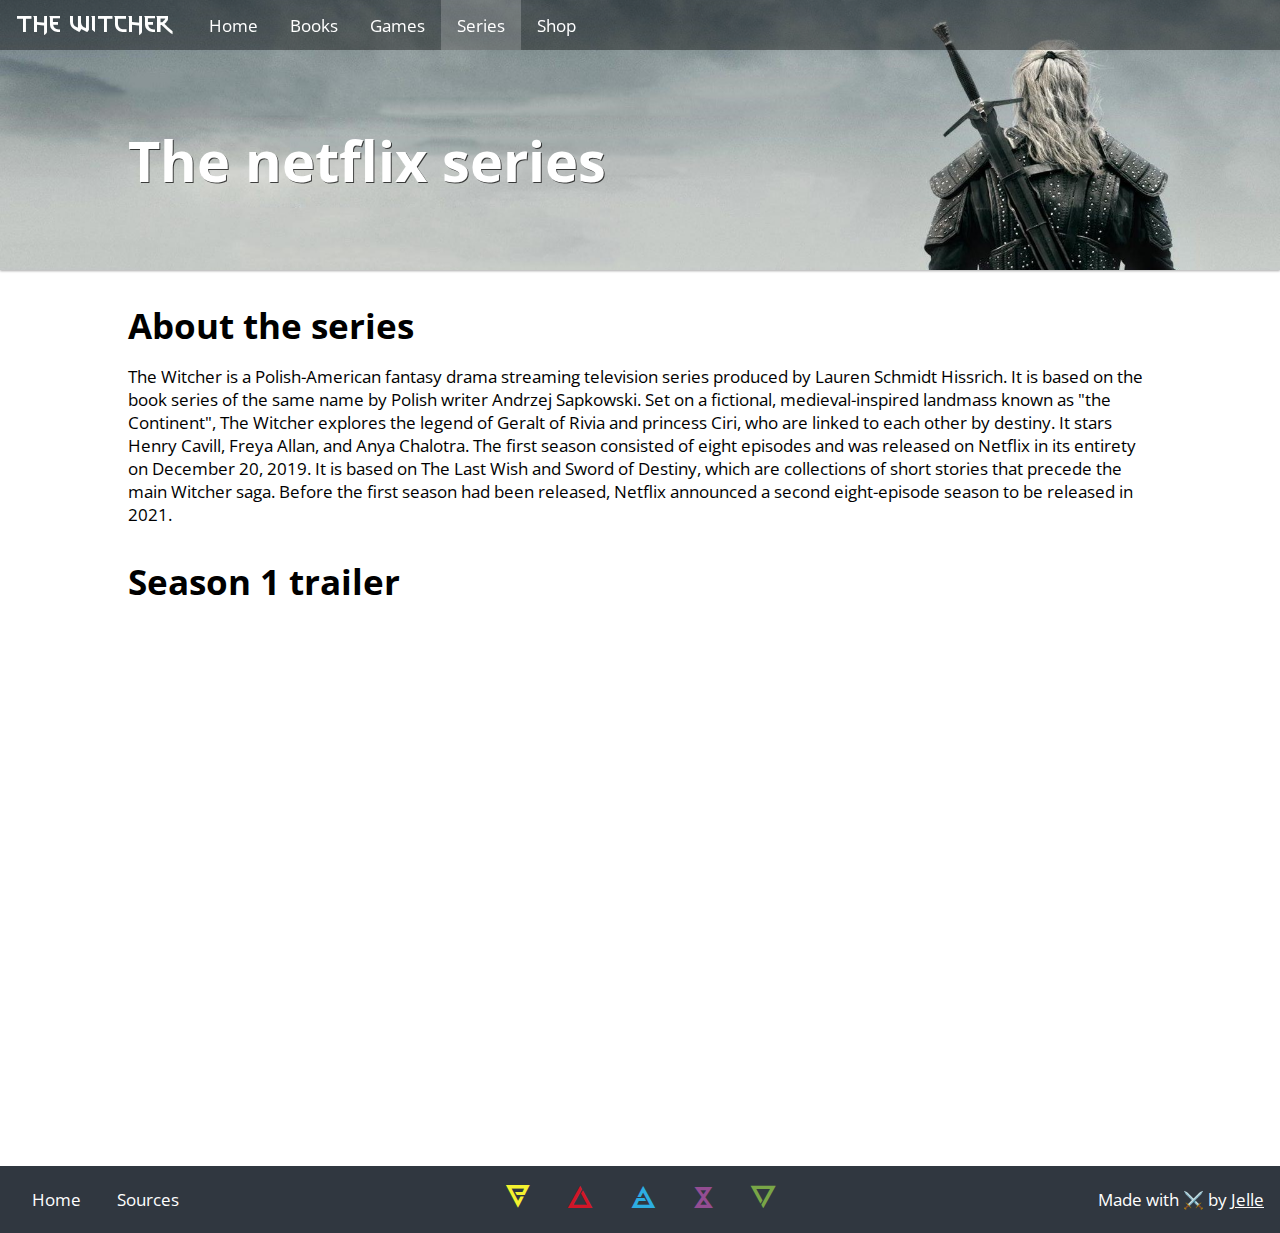
<file: public/series.html>
<!DOCTYPE html>
<html lang="en">
<head>
    <meta charset="UTF-8">
    <meta name="viewport" content="width=device-width, initial-scale=1.0">
    <link rel="preconnect" href="https://fonts.gstatic.com">
    <link href="https://fonts.googleapis.com/css2?family=Open+Sans:wght@300&display=swap" rel="stylesheet">
    <link href="css/main.css" rel="stylesheet">
    <link href="css/series.css" rel="stylesheet">
    <title>Series - The Witcher</title>
</head>
<body>
<nav id="navbar">
    <p class="title">The Witcher</p>
    <ul>
        <li><a href="index.html">Home</a></li>
        <li><a href="books.html">Books</a></li>
        <li><a href="games.html">Games</a></li>
        <li><a class="active" href="series.html">Series</a></li>
        <li><a href="shop.html">Shop</a></li>
    </ul>
</nav>

<header class="generic-header">
    <h1>The netflix series</h1>
</header>

<main>
    <section class="description">
        <h2>About the series</h2>
        <p>The Witcher is a Polish-American fantasy drama streaming television series produced by Lauren Schmidt Hissrich. It is based on the book series of the same name by Polish writer Andrzej Sapkowski.

            Set on a fictional, medieval-inspired landmass known as "the Continent", The Witcher explores the legend of Geralt of Rivia and princess Ciri, who are linked to each other by destiny. It stars Henry Cavill, Freya Allan, and Anya Chalotra.

            The first season consisted of eight episodes and was released on Netflix in its entirety on December 20, 2019. It is based on The Last Wish and Sword of Destiny, which are collections of short stories that precede the main Witcher saga. Before the first season had been released, Netflix announced a second eight-episode season to be released in 2021.</p>
    </section>
    <section class="trailer">
        <h2>Season 1 trailer</h2>
        <iframe width="560" height="315" src="https://www.youtube-nocookie.com/embed/ndl1W4ltcmg" title="YouTube video player" allow="accelerometer; autoplay; clipboard-write; encrypted-media; gyroscope; picture-in-picture" allowfullscreen></iframe>
    </section>
</main>

<footer>
    <ul>
        <li><a href="index.html">Home</a></li>
        <li><a href="sources.html">Sources</a></li>
    </ul>
    <ul class="signs">
        <li><button title="Quen" type="button" class="quen">}</button></li>
        <li><button title="Igni" type="button" class="igni">(</button></li>
        <li><button title="Aard" type="button" class="aard">{</button></li>
        <li><button title="Yrden" type="button" class="yrden">&</button></li>
        <li><button title="Axii" type="button" class="axii">)</button></li>
    </ul>
    <p>Made with &#9876;&#65039; by <a target="_blank" href="https://jelleglebbeek.com">Jelle</a></p>
</footer>
<script src="js/main.js"></script>
</body>
</html>
</file>
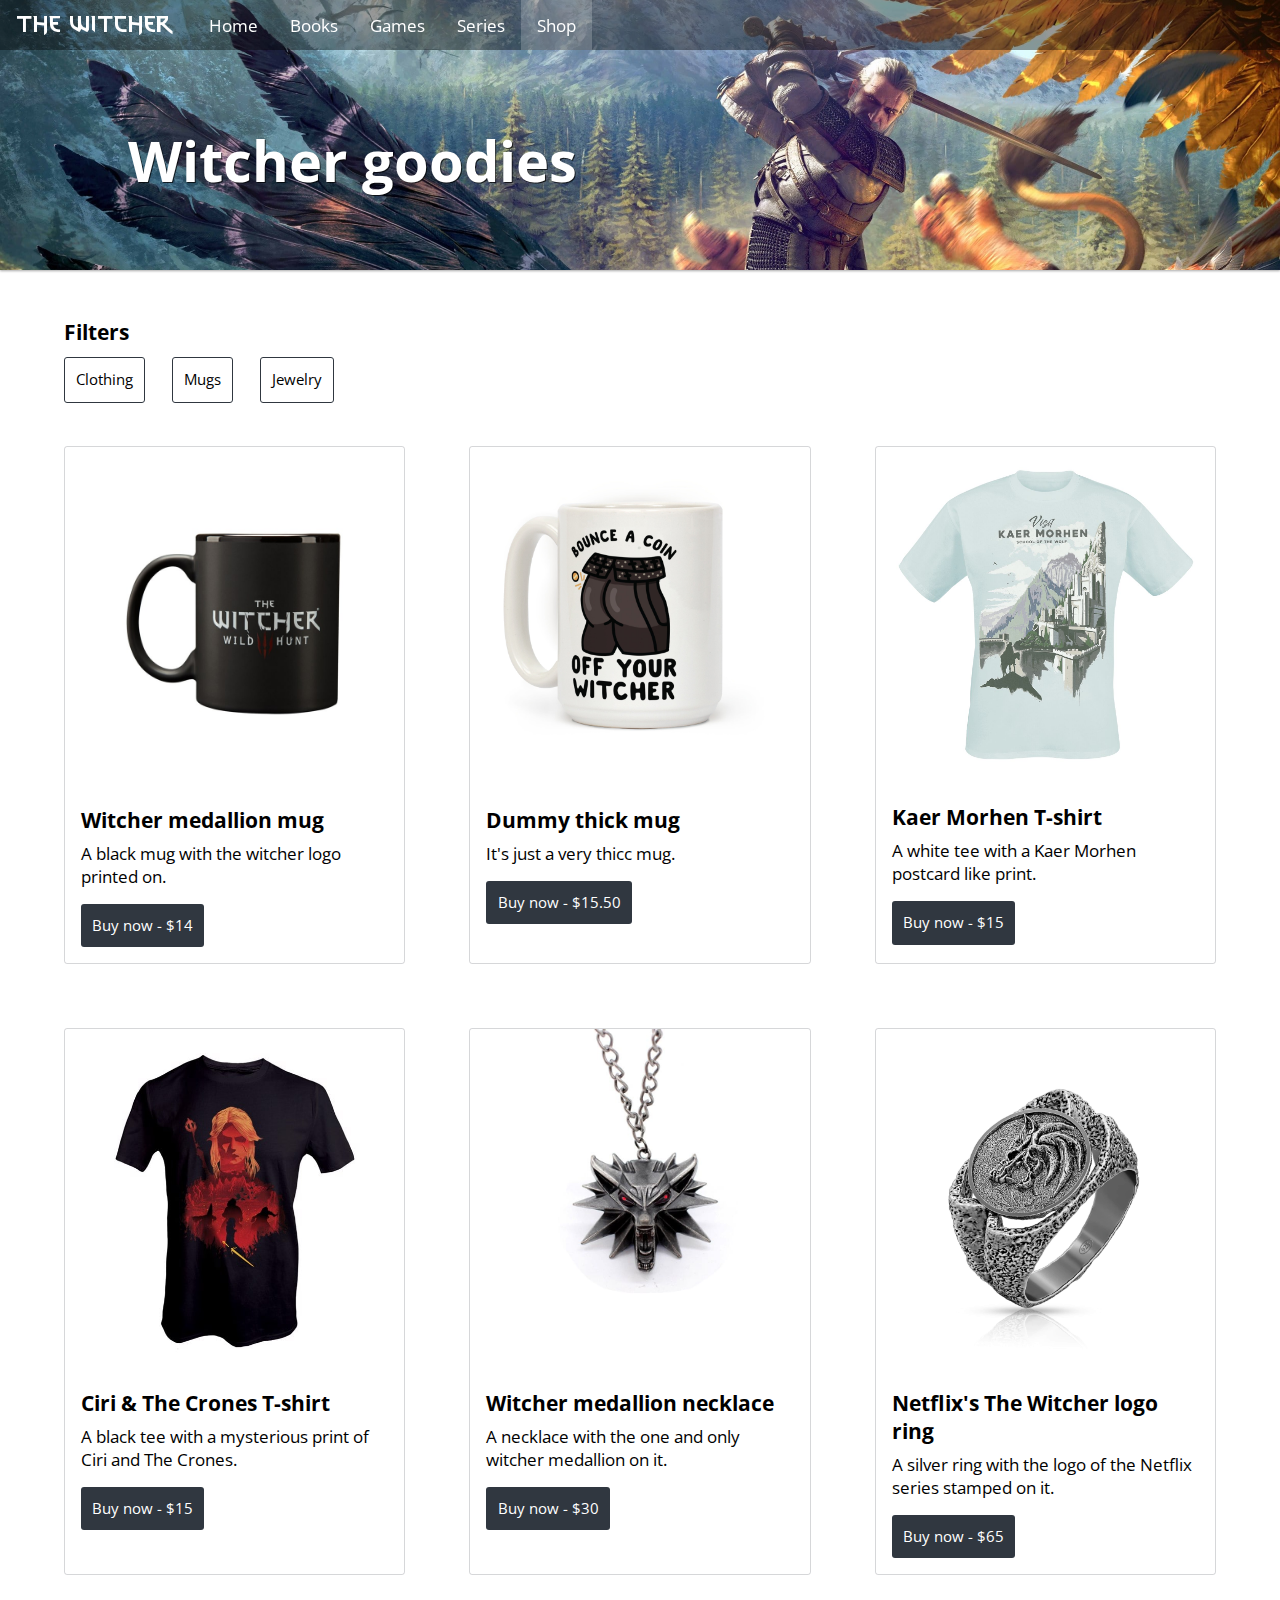
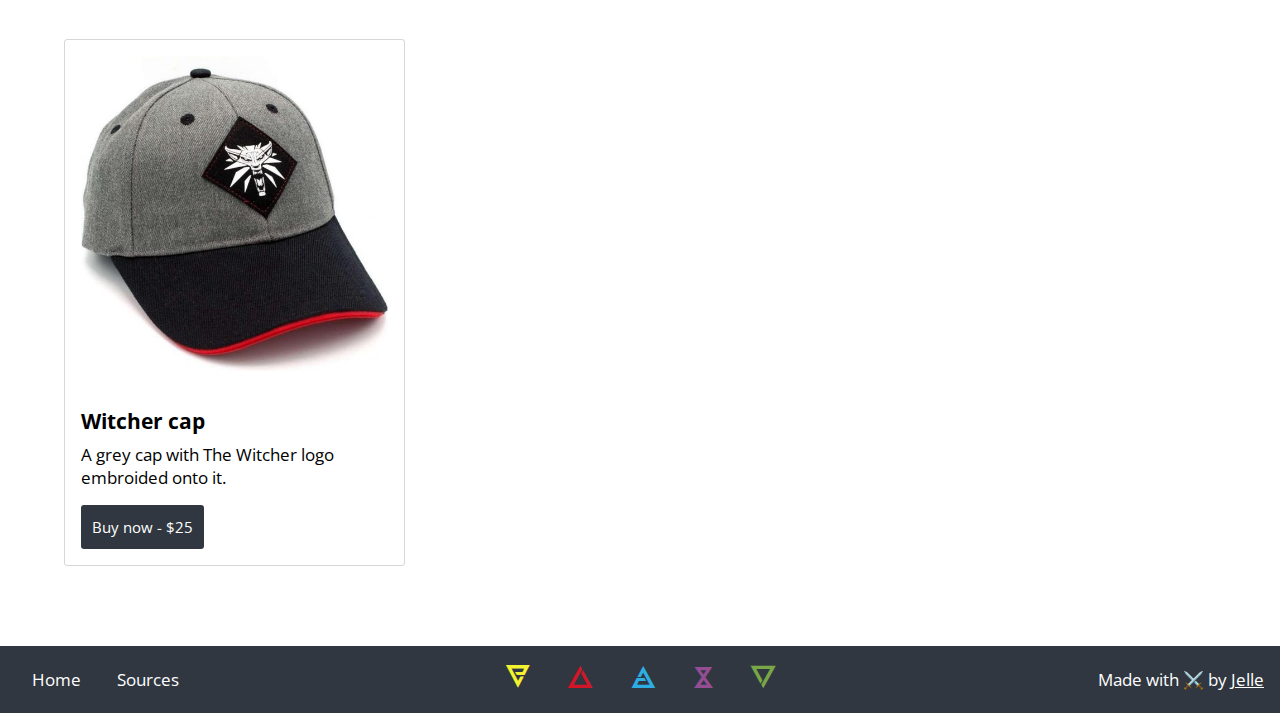
<file: public/shop.html>
<!DOCTYPE html>
<html lang="en">
<head>
    <meta charset="UTF-8">
    <meta name="viewport" content="width=device-width, initial-scale=1.0">
    <link rel="preconnect" href="https://fonts.gstatic.com">
    <link href="https://fonts.googleapis.com/css2?family=Open+Sans:wght@300&display=swap" rel="stylesheet">
    <link href="css/main.css" rel="stylesheet">
    <link href="css/shop.css" rel="stylesheet">
    <title>Shop - The Witcher</title>
</head>
<body>
<nav id="navbar">
    <p class="title">The Witcher</p>
    <ul>
        <li><a href="index.html">Home</a></li>
        <li><a href="books.html">Books</a></li>
        <li><a href="games.html">Games</a></li>
        <li><a href="series.html">Series</a></li>
        <li><a class="active" href="shop.html">Shop</a></li>
    </ul>
</nav>

<header class="generic-header">
    <h1>Witcher goodies</h1>
</header>

<main>
    <article class="filters">
        <h2>Filters</h2>
        <button class="filter" id="clothing" type="button">Clothing</button>
        <button class="filter" id="mug" type="button">Mugs</button>
        <button class="filter" id="jewelry" type="button">Jewelry</button>
    </article>
    <article class="items">
        <section class=card data-title="Medallion mug" data-price="14" data-type="mug">
            <figure>
                <img src="img/store/mug1.jpg" alt="Card image"/>
            </figure>
            <h2>Witcher medallion mug</h2>
            <header>
                <p>A black mug with the witcher logo printed on.</p>
                <button class="buy-button" type="button">Buy now - &dollar;14</button>
            </header>
        </section>
        <section class=card data-title="Thicc geraldo mug" data-price="15.50" data-type="mug">
            <figure>
                <img src="img/store/mug2.jpg" alt="Card image"/>
            </figure>
            <h2>Dummy thick mug</h2>
            <header>
                <p>It's just a very thicc mug.</p>
                <button class="buy-button" type="button">Buy now - &dollar;15.50</button>
            </header>
        </section>
        <section class=card data-title="Kaer Morhen tee" data-price="15" data-type="clothing">
            <figure>
                <img src="img/store/shirt_morhen.jpg" alt="Card image"/>
            </figure>
            <h2>Kaer Morhen T-shirt</h2>
            <header>
                <p>A white tee with a Kaer Morhen postcard like print.</p>
                <button class="buy-button" type="button">Buy now - &dollar;15</button>
            </header>
        </section>
        <section class=card data-title="Ciri tee" data-price="15" data-type="clothing">
            <figure>
                <img src="img/store/ciri_shirt.jpg" alt="Card image"/>
            </figure>
            <h2>Ciri & The Crones T-shirt</h2>
            <header>
                <p>A black tee with a mysterious print of Ciri and The Crones.</p>
                <button class="buy-button" type="button">Buy now - &dollar;15</button>
            </header>
        </section>
        <section class=card data-title="Medallion necklace" data-price="30" data-type="jewelry">
            <figure>
                <img src="img/store/necklace.jpg" alt="Card image"/>
            </figure>
            <h2>Witcher medallion necklace</h2>
            <header>
                <p>A necklace with the one and only witcher medallion on it.</p>
                <button class="buy-button" type="button">Buy now - &dollar;30</button>
            </header>
        </section>
        <section class=card data-title="The witcher logo ring" data-price="65" data-type="jewelry">
            <figure>
                <img src="img/store/ring.jpg" alt="Card image"/>
            </figure>
            <h2>Netflix's The Witcher logo ring</h2>
            <header>
                <p>A silver ring with the logo of the Netflix series stamped on it.</p>
                <button class="buy-button" type="button">Buy now - &dollar;65</button>
            </header>
        </section>
        <section class=card data-title="Witcher cap" data-price="25" data-type="clothing">
            <figure>
                <img src="img/store/cap.jpg" alt="Card image"/>
            </figure>
            <h2>Witcher cap</h2>
            <header>
                <p>A grey cap with The Witcher logo embroided onto it.</p>
                <button class="buy-button" type="button">Buy now - &dollar;25</button>
            </header>
        </section>
    </article>
</main>

<footer>
    <ul>
        <li><a href="index.html">Home</a></li>
        <li><a href="sources.html">Sources</a></li>
    </ul>
    <ul class="signs">
        <li><button title="Quen" type="button" class="quen">}</button></li>
        <li><button title="Igni" type="button" class="igni">(</button></li>
        <li><button title="Aard" type="button" class="aard">{</button></li>
        <li><button title="Yrden" type="button" class="yrden">&</button></li>
        <li><button title="Axii" type="button" class="axii">)</button></li>
    </ul>
    <p>Made with &#9876;&#65039; by <a target="_blank" href="https://jelleglebbeek.com">Jelle</a></p>
</footer>

<div id="modal-overlay"></div>
<article id="modal">
    <h2>Step 1: Your information</h2>
    <a id="close">&times;</a>
    <form id="customer-info" class="customer-info">
        <label class="required" for="name">Full name</label>
        <input id="name" type="text" required>

        <label class="required" for="email">E-mail address</label>
        <input id="email" type="email" required>

        <label for="phone">Mobile phone number</label>
        <input id="phone" type="tel">

        <label class="required" for="street">Street address</label>
        <input id="street" type="text" required>

        <label class="required" for="postal">Postal code</label>
        <input id="postal" type="text" required>

        <label class="required" for="city">City</label>
        <input id="city" type="text" required>

        <label class="required" for="country">Country</label>
        <select id="country" required>
            <option value="">Select a country</option>
            <option value="Afghanistan">Afghanistan</option>
            <option value="Albania">Albania</option>
            <option value="Algeria">Algeria</option>
            <option value="American Samoa">American Samoa</option>
            <option value="Andorra">Andorra</option>
            <option value="Angola">Angola</option>
            <option value="Anguilla">Anguilla</option>
            <option value="Antigua & Barbuda">Antigua & Barbuda</option>
            <option value="Argentina">Argentina</option>
            <option value="Armenia">Armenia</option>
            <option value="Aruba">Aruba</option>
            <option value="Australia">Australia</option>
            <option value="Austria">Austria</option>
            <option value="Azerbaijan">Azerbaijan</option>
            <option value="Bahamas">Bahamas</option>
            <option value="Bahrain">Bahrain</option>
            <option value="Bangladesh">Bangladesh</option>
            <option value="Barbados">Barbados</option>
            <option value="Belarus">Belarus</option>
            <option value="Belgium">Belgium</option>
            <option value="Belize">Belize</option>
            <option value="Benin">Benin</option>
            <option value="Bermuda">Bermuda</option>
            <option value="Bhutan">Bhutan</option>
            <option value="Bolivia">Bolivia</option>
            <option value="Bonaire">Bonaire</option>
            <option value="Bosnia & Herzegovina">Bosnia & Herzegovina</option>
            <option value="Botswana">Botswana</option>
            <option value="Brazil">Brazil</option>
            <option value="British Indian Ocean Ter">British Indian Ocean Ter</option>
            <option value="Brunei">Brunei</option>
            <option value="Bulgaria">Bulgaria</option>
            <option value="Burkina Faso">Burkina Faso</option>
            <option value="Burundi">Burundi</option>
            <option value="Cambodia">Cambodia</option>
            <option value="Cameroon">Cameroon</option>
            <option value="Canada">Canada</option>
            <option value="Canary Islands">Canary Islands</option>
            <option value="Cape Verde">Cape Verde</option>
            <option value="Cayman Islands">Cayman Islands</option>
            <option value="Central African Republic">Central African Republic</option>
            <option value="Chad">Chad</option>
            <option value="Channel Islands">Channel Islands</option>
            <option value="Chile">Chile</option>
            <option value="China">China</option>
            <option value="Christmas Island">Christmas Island</option>
            <option value="Cocos Island">Cocos Island</option>
            <option value="Colombia">Colombia</option>
            <option value="Comoros">Comoros</option>
            <option value="Congo">Congo</option>
            <option value="Cook Islands">Cook Islands</option>
            <option value="Costa Rica">Costa Rica</option>
            <option value="Cote DIvoire">Cote DIvoire</option>
            <option value="Croatia">Croatia</option>
            <option value="Cuba">Cuba</option>
            <option value="Curaco">Curacao</option>
            <option value="Cyprus">Cyprus</option>
            <option value="Czech Republic">Czech Republic</option>
            <option value="Denmark">Denmark</option>
            <option value="Djibouti">Djibouti</option>
            <option value="Dominica">Dominica</option>
            <option value="Dominican Republic">Dominican Republic</option>
            <option value="East Timor">East Timor</option>
            <option value="Ecuador">Ecuador</option>
            <option value="Egypt">Egypt</option>
            <option value="El Salvador">El Salvador</option>
            <option value="Equatorial Guinea">Equatorial Guinea</option>
            <option value="Eritrea">Eritrea</option>
            <option value="Estonia">Estonia</option>
            <option value="Ethiopia">Ethiopia</option>
            <option value="Falkland Islands">Falkland Islands</option>
            <option value="Faroe Islands">Faroe Islands</option>
            <option value="Fiji">Fiji</option>
            <option value="Finland">Finland</option>
            <option value="France">France</option>
            <option value="French Guiana">French Guiana</option>
            <option value="French Polynesia">French Polynesia</option>
            <option value="French Southern Ter">French Southern Ter</option>
            <option value="Gabon">Gabon</option>
            <option value="Gambia">Gambia</option>
            <option value="Georgia">Georgia</option>
            <option value="Germany">Germany</option>
            <option value="Ghana">Ghana</option>
            <option value="Gibraltar">Gibraltar</option>
            <option value="Great Britain">Great Britain</option>
            <option value="Greece">Greece</option>
            <option value="Greenland">Greenland</option>
            <option value="Grenada">Grenada</option>
            <option value="Guadeloupe">Guadeloupe</option>
            <option value="Guam">Guam</option>
            <option value="Guatemala">Guatemala</option>
            <option value="Guinea">Guinea</option>
            <option value="Guyana">Guyana</option>
            <option value="Haiti">Haiti</option>
            <option value="Hawaii">Hawaii</option>
            <option value="Honduras">Honduras</option>
            <option value="Hong Kong">Hong Kong</option>
            <option value="Hungary">Hungary</option>
            <option value="Iceland">Iceland</option>
            <option value="Indonesia">Indonesia</option>
            <option value="India">India</option>
            <option value="Iran">Iran</option>
            <option value="Iraq">Iraq</option>
            <option value="Ireland">Ireland</option>
            <option value="Isle of Man">Isle of Man</option>
            <option value="Israel">Israel</option>
            <option value="Italy">Italy</option>
            <option value="Jamaica">Jamaica</option>
            <option value="Japan">Japan</option>
            <option value="Jordan">Jordan</option>
            <option value="Kazakhstan">Kazakhstan</option>
            <option value="Kenya">Kenya</option>
            <option value="Kiribati">Kiribati</option>
            <option value="Korea North">Korea North</option>
            <option value="Korea Sout">Korea South</option>
            <option value="Kuwait">Kuwait</option>
            <option value="Kyrgyzstan">Kyrgyzstan</option>
            <option value="Laos">Laos</option>
            <option value="Latvia">Latvia</option>
            <option value="Lebanon">Lebanon</option>
            <option value="Lesotho">Lesotho</option>
            <option value="Liberia">Liberia</option>
            <option value="Libya">Libya</option>
            <option value="Liechtenstein">Liechtenstein</option>
            <option value="Lithuania">Lithuania</option>
            <option value="Luxembourg">Luxembourg</option>
            <option value="Macau">Macau</option>
            <option value="Macedonia">Macedonia</option>
            <option value="Madagascar">Madagascar</option>
            <option value="Malaysia">Malaysia</option>
            <option value="Malawi">Malawi</option>
            <option value="Maldives">Maldives</option>
            <option value="Mali">Mali</option>
            <option value="Malta">Malta</option>
            <option value="Marshall Islands">Marshall Islands</option>
            <option value="Martinique">Martinique</option>
            <option value="Mauritania">Mauritania</option>
            <option value="Mauritius">Mauritius</option>
            <option value="Mayotte">Mayotte</option>
            <option value="Mexico">Mexico</option>
            <option value="Midway Islands">Midway Islands</option>
            <option value="Moldova">Moldova</option>
            <option value="Monaco">Monaco</option>
            <option value="Mongolia">Mongolia</option>
            <option value="Montserrat">Montserrat</option>
            <option value="Morocco">Morocco</option>
            <option value="Mozambique">Mozambique</option>
            <option value="Myanmar">Myanmar</option>
            <option value="Nambia">Nambia</option>
            <option value="Nauru">Nauru</option>
            <option value="Nepal">Nepal</option>
            <option value="Netherland Antilles">Netherland Antilles</option>
            <option value="Netherlands">Netherlands</option>
            <option value="Nevis">Nevis</option>
            <option value="New Caledonia">New Caledonia</option>
            <option value="New Zealand">New Zealand</option>
            <option value="Nicaragua">Nicaragua</option>
            <option value="Niger">Niger</option>
            <option value="Nigeria">Nigeria</option>
            <option value="Niue">Niue</option>
            <option value="Norfolk Island">Norfolk Island</option>
            <option value="Norway">Norway</option>
            <option value="Oman">Oman</option>
            <option value="Pakistan">Pakistan</option>
            <option value="Palau Island">Palau Island</option>
            <option value="Palestine">Palestine</option>
            <option value="Panama">Panama</option>
            <option value="Papua New Guinea">Papua New Guinea</option>
            <option value="Paraguay">Paraguay</option>
            <option value="Peru">Peru</option>
            <option value="Phillipines">Philippines</option>
            <option value="Pitcairn Island">Pitcairn Island</option>
            <option value="Poland">Poland</option>
            <option value="Portugal">Portugal</option>
            <option value="Puerto Rico">Puerto Rico</option>
            <option value="Qatar">Qatar</option>
            <option value="Republic of Montenegro">Republic of Montenegro</option>
            <option value="Republic of Serbia">Republic of Serbia</option>
            <option value="Reunion">Reunion</option>
            <option value="Romania">Romania</option>
            <option value="Russia">Russia</option>
            <option value="Rwanda">Rwanda</option>
            <option value="St Barthelemy">St Barthelemy</option>
            <option value="St Eustatius">St Eustatius</option>
            <option value="St Helena">St Helena</option>
            <option value="St Kitts-Nevis">St Kitts-Nevis</option>
            <option value="St Lucia">St Lucia</option>
            <option value="St Maarten">St Maarten</option>
            <option value="St Pierre & Miquelon">St Pierre & Miquelon</option>
            <option value="St Vincent & Grenadines">St Vincent & Grenadines</option>
            <option value="Saipan">Saipan</option>
            <option value="Samoa">Samoa</option>
            <option value="Samoa American">Samoa American</option>
            <option value="San Marino">San Marino</option>
            <option value="Sao Tome & Principe">Sao Tome & Principe</option>
            <option value="Saudi Arabia">Saudi Arabia</option>
            <option value="Senegal">Senegal</option>
            <option value="Seychelles">Seychelles</option>
            <option value="Sierra Leone">Sierra Leone</option>
            <option value="Singapore">Singapore</option>
            <option value="Slovakia">Slovakia</option>
            <option value="Slovenia">Slovenia</option>
            <option value="Solomon Islands">Solomon Islands</option>
            <option value="Somalia">Somalia</option>
            <option value="South Africa">South Africa</option>
            <option value="Spain">Spain</option>
            <option value="Sri Lanka">Sri Lanka</option>
            <option value="Sudan">Sudan</option>
            <option value="Suriname">Suriname</option>
            <option value="Swaziland">Swaziland</option>
            <option value="Sweden">Sweden</option>
            <option value="Switzerland">Switzerland</option>
            <option value="Syria">Syria</option>
            <option value="Tahiti">Tahiti</option>
            <option value="Taiwan">Taiwan</option>
            <option value="Tajikistan">Tajikistan</option>
            <option value="Tanzania">Tanzania</option>
            <option value="Thailand">Thailand</option>
            <option value="Togo">Togo</option>
            <option value="Tokelau">Tokelau</option>
            <option value="Tonga">Tonga</option>
            <option value="Trinidad & Tobago">Trinidad & Tobago</option>
            <option value="Tunisia">Tunisia</option>
            <option value="Turkey">Turkey</option>
            <option value="Turkmenistan">Turkmenistan</option>
            <option value="Turks & Caicos Is">Turks & Caicos Is</option>
            <option value="Tuvalu">Tuvalu</option>
            <option value="Uganda">Uganda</option>
            <option value="United Kingdom">United Kingdom</option>
            <option value="Ukraine">Ukraine</option>
            <option value="United Arab Erimates">United Arab Emirates</option>
            <option value="United States of America">United States of America</option>
            <option value="Uraguay">Uruguay</option>
            <option value="Uzbekistan">Uzbekistan</option>
            <option value="Vanuatu">Vanuatu</option>
            <option value="Vatican City State">Vatican City State</option>
            <option value="Venezuela">Venezuela</option>
            <option value="Vietnam">Vietnam</option>
            <option value="Virgin Islands (Brit)">Virgin Islands (Brit)</option>
            <option value="Virgin Islands (USA)">Virgin Islands (USA)</option>
            <option value="Wake Island">Wake Island</option>
            <option value="Wallis & Futana Is">Wallis & Futana Is</option>
            <option value="Yemen">Yemen</option>
            <option value="Zaire">Zaire</option>
            <option value="Zambia">Zambia</option>
            <option value="Zimbabwe">Zimbabwe</option>
        </select>
        <small class="review">By clicking the 'to payment' button, you agree with the privacy policy.</small>
        <button type="submit" id="pay-btn">To payment</button>
    </form>
    <section class="price">
        <p id="item">Witcher medallion mug (incl. VAT): $14</p>
        <p>Shipping: $10</p>
        <hr>
        <p id="total">Total: $24</p>
        <small class="review">You will be able to review your order in the next step.</small>
    </section>
</article>
<script src="js/main.js"></script>
<script src="js/shop.js"></script>
</body>
</html>
</file>
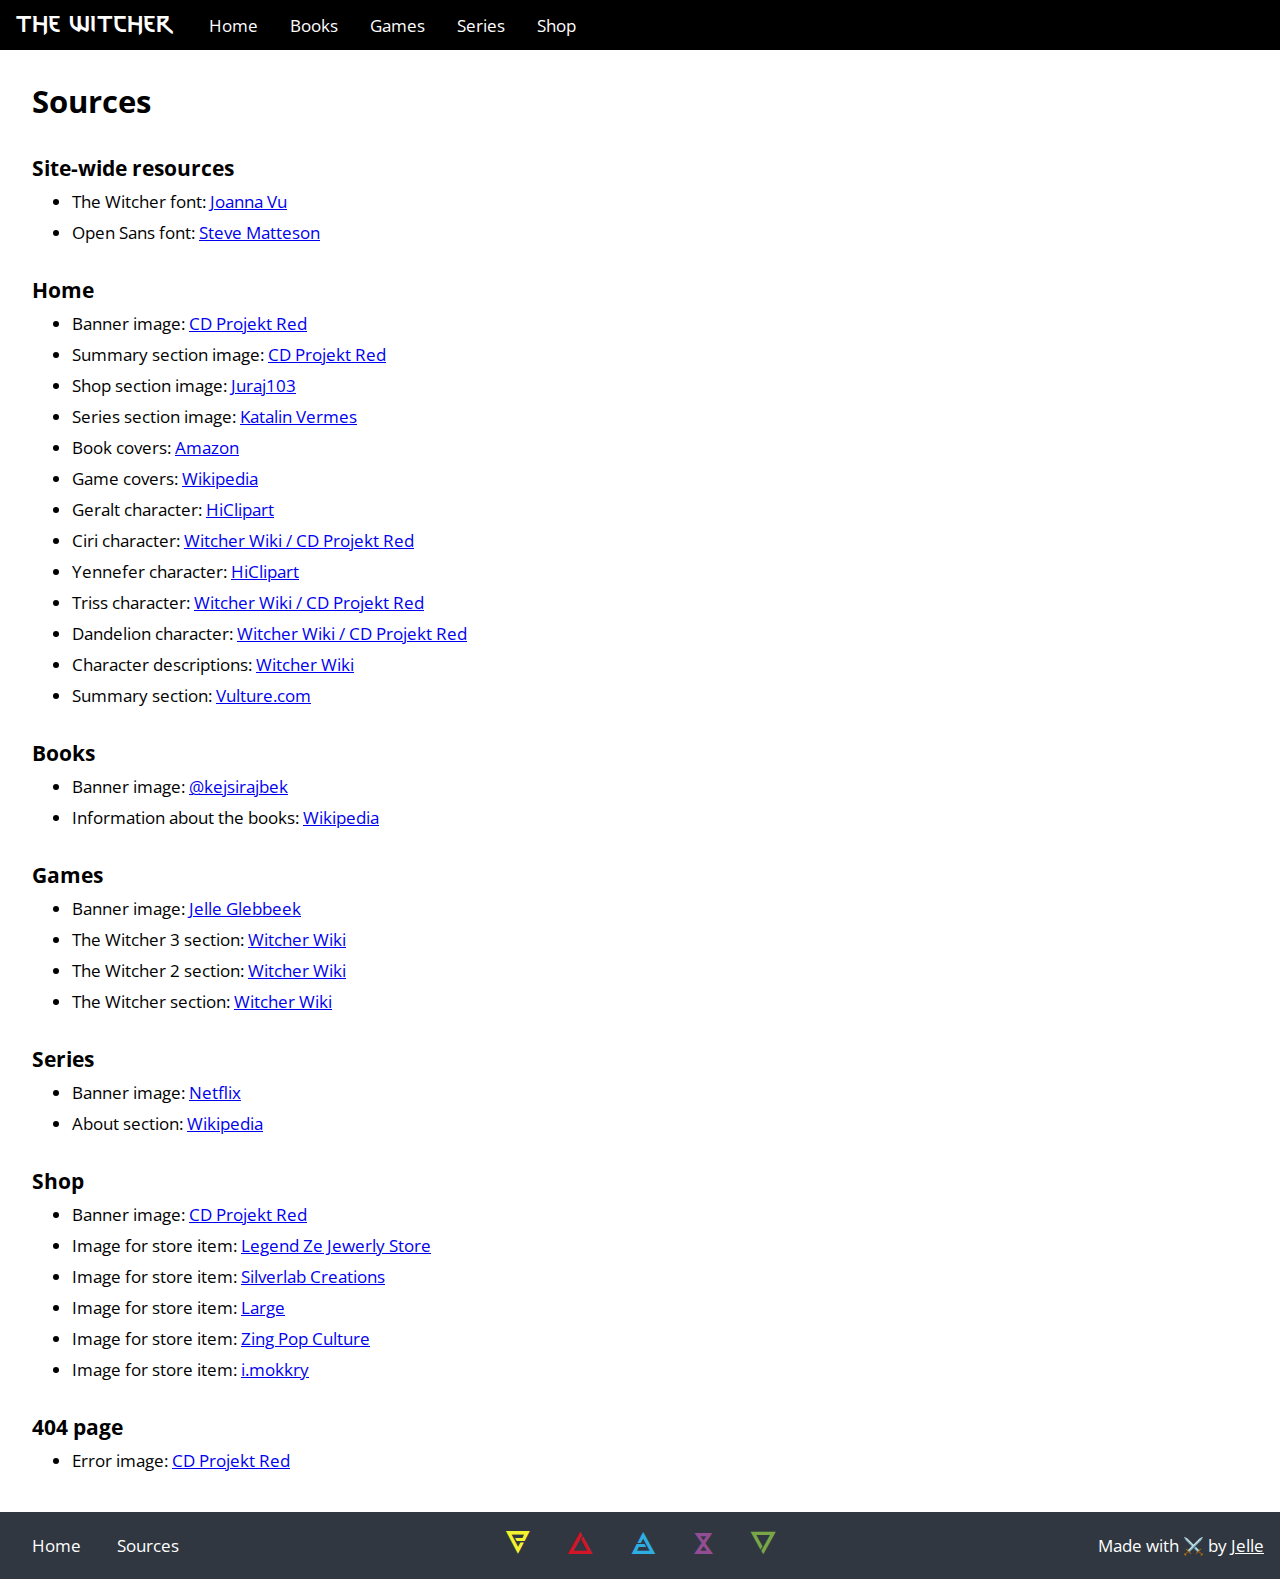
<file: public/sources.html>
<!DOCTYPE html>
<html lang="en">
<head>
    <meta charset="UTF-8">
    <meta name="viewport" content="width=device-width, initial-scale=1.0">
    <link rel="preconnect" href="https://fonts.gstatic.com">
    <link href="https://fonts.googleapis.com/css2?family=Open+Sans:wght@300&display=swap" rel="stylesheet">
    <link href="css/main.css" rel="stylesheet">
    <link href="css/sources.css" rel="stylesheet">
    <title>Sources - The Witcher</title>
</head>
<body>
<nav id="navbar">
    <p class="title">The Witcher</p>
    <ul>
        <li><a href="index.html">Home</a></li>
        <li><a href="books.html">Books</a></li>
        <li><a href="games.html">Games</a></li>
        <li><a href="series.html">Series</a></li>
        <li><a href="shop.html">Shop</a></li>
    </ul>
</nav>

<main>
    <h1>Sources</h1>
    <h2>Site-wide resources</h2>
    <ul>
        <li>The Witcher font: <a href="https://www.fontspace.com/thewitcher-font-f25817" rel="noopener" target="_blank">Joanna Vu</a></li>
        <li>Open Sans font: <a href="https://fonts.google.com/specimen/Open+Sans?preview.text_type=custom" rel="noopener" target="_blank">Steve Matteson</a></li>
    </ul>
    <h2>Home</h2>
    <ul>
        <li>Banner image: <a href="https://thewitcher.com/en/witcher3/" rel="noopener" target="_blank">CD Projekt Red</a></li>
        <li>Summary section image: <a href="https://wall.alphacoders.com/big.php?i=749583" rel="noopener" target="_blank">CD Projekt Red</a></li>
        <li>Shop section image: <a href="https://witcher.fandom.com/wiki/Fish_Market?file=Tw3_Fish_Market.jpg" rel="noopener" target="_blank">Juraj103</a></li>
        <li>Series section image: <a href="https://variety.com/2019/tv/news/the-witcher-renewed-season-2-netflix-1203403503/" rel="noopener" target="_blank">Katalin Vermes</a></li>
        <li>Book covers: <a href="https://amazon.com" rel="noopener" target="_blank">Amazon</a></li>
        <li>Game covers: <a href="https://en.wikipedia.org/wiki/The_Witcher" rel="noopener" target="_blank">Wikipedia</a></li>
        <li>Geralt character: <a href="https://www.hiclipart.com/free-transparent-background-png-clipart-sbdyu" rel="noopener" target="_blank">HiClipart</a></li>
        <li>Ciri character: <a href="https://witcher.fandom.com/nl/wiki/Cirilla_Fiona_Elen_Riannon?file=Tw3_journal_ciri.png" rel="noopener" target="_blank">Witcher Wiki / CD Projekt Red</a></li>
        <li>Yennefer character: <a href="https://www.hiclipart.com/free-transparent-background-png-clipart-mdzhn" rel="noopener" target="_blank">HiClipart</a></li>
        <li>Triss character: <a href="https://witcher.fandom.com/wiki/Triss_Merigold?file=Triss-TW3-new-render.png" rel="noopener" target="_blank">Witcher Wiki / CD Projekt Red</a></li>
        <li>Dandelion character: <a href="https://witcher.fandom.com/wiki/Dandelion?file=Dandelion-TW3_render.png" rel="noopener" target="_blank">Witcher Wiki / CD Projekt Red</a></li>
        <li>Character descriptions: <a href="https://witcher.fandom.com/wiki/" rel="noopener" target="_blank">Witcher Wiki</a></li>
        <li>Summary section: <a href="https://www.vulture.com/article/what-is-the-witcher.html" rel="noopener" target="_blank">Vulture.com</a></li>
    </ul>
    <h2>Books</h2>
    <ul>
        <li>Banner image: <a href="https://wallhere.com/en/wallpaper/1884045" rel="noopener" target="_blank">@kejsirajbek</a></li>
        <li>Information about the books: <a href="https://en.wikipedia.org/wiki/The_Witcher#Books" rel="noopener" target="_blank">Wikipedia</a></li>
    </ul>

    <h2>Games</h2>
    <ul>
        <li>Banner image: <a href="https://jelleglebbeek.com" rel="noopener" target="_blank">Jelle Glebbeek</a></li>
        <li>The Witcher 3 section: <a href="https://witcher.fandom.com/wiki/The_Witcher_3:_Wild_Hunt" rel="noopener" target="_blank">Witcher Wiki</a></li>
        <li>The Witcher 2 section: <a href="https://witcher.fandom.com/wiki/The_Witcher_2:_Assassins_of_Kings" rel="noopener" target="_blank">Witcher Wiki</a></li>
        <li>The Witcher section: <a href="https://witcher.fandom.com/wiki/The_Witcher_(game)" rel="noopener" target="_blank">Witcher Wiki</a></li>
    </ul>

    <h2>Series</h2>
    <ul>
        <li>Banner image: <a href="https://www.dsogaming.com/wp-content/uploads/2019/07/image-The-Witcher-social-media-banner-Netflix-672x372.jpg" rel="noopener" target="_blank">Netflix</a></li>
        <li>About section: <a href="https://en.wikipedia.org/wiki/The_Witcher_(TV_series)" rel="noopener" target="_blank">Wikipedia</a></li>
    </ul>

    <h2>Shop</h2>
    <ul>
        <li>Banner image: <a href="https://thewitcher.com/en/witcher3/" rel="noopener" target="_blank">CD Projekt Red</a></li>
        <li>Image for store item: <a href="https://www.pinterest.com/pin/860891284997798301/" rel="noopener" target="_blank">Legend Ze Jewerly Store</a></li>
        <li>Image for store item: <a href="https://www.silverlabcreations.com/listing/742640959/witcher-geralt-of-rivia-ring-the-witcher" rel="noopener" target="_blank">Silverlab Creations</a></li>
        <li>Image for store item: <a href="https://www.large.nl/p/visit-kaer-morhen/394714.html" rel="noopener" target="_blank">Large</a></li>
        <li>Image for store item: <a href="https://www.zingpopculture.com.au/product/clothing/2000616-the-witcher-ciri-and-crones-t-shirt" rel="noopener" target="_blank">Zing Pop Culture</a></li>
        <li>Image for store item: <a href="https://www.teepublic.com/mug/5089958-the-witcher" rel="noopener" target="_blank">i.mokkry</a></li>
    </ul>

    <h2>404 page</h2>
    <ul>
        <li>Error image: <a href="https://www.reddit.com/r/witcher/comments/euucob/glitchy_roach_geralt_painting_6000x10000_pixels/" rel="noopener" target="_blank">CD Projekt Red</a></li>
    </ul>
</main>

<footer>
    <ul>
        <li><a href="index.html">Home</a></li>
        <li><a href="sources.html">Sources</a></li>
    </ul>
    <ul class="signs">
        <li><button title="Quen" type="button" class="quen">}</button></li>
        <li><button title="Igni" type="button" class="igni">(</button></li>
        <li><button title="Aard" type="button" class="aard">{</button></li>
        <li><button title="Yrden" type="button" class="yrden">&</button></li>
        <li><button title="Axii" type="button" class="axii">)</button></li>
    </ul>
    <p>Made with &#9876;&#65039; by <a target="_blank" href="https://jelleglebbeek.com">Jelle</a></p>
</footer>
<script src="js/main.js"></script>
</body>
</html>
</file>
<file: css/main.css>
@font-face {
    font-family: thewitcher;
    src: url("../font/thewitcher.ttf");
}

* {
    margin: 0;
    padding: 0;
}

html {
    height: 100%;
}

body {
    font-family: 'Open Sans', sans-serif;
    font-size: 14px;
    box-sizing: border-box;
    display: grid;
    grid-template-rows: 1fr auto;
    min-height: 100%;
}

main {
    width: 100%;
}

nav .menu img {
    filter: invert();
    margin-top: 10px;
}

nav.scrolled {
    background-color: rgba(0,0,0,.9);
    transition: background-color 200ms linear;
}

nav .menu {
    padding: .2rem;
    height: 100%;
}

nav {
    position: fixed;
    width: 100%;
    background-color: rgba(0,0,0,.4);
    height: 50px;
    z-index: 999;
    transition: background-color 200ms linear;
}

.title {
    font-family: 'thewitcher', sans-serif;
    font-size: 180%;
    color: #fff;
    margin-left: 1rem;
    margin-right: 1rem;
    display: inline-block;
}

nav ul {
    display: inline-flex;
    height: 100%;
    list-style: none;
    align-items: center;
}

nav ul li {
    display: block;
}

nav a {
    text-decoration: none;
    color: white;
    font-size: 120%;
    padding: 1rem 1rem .85rem;
    height: 100%;
    width: 100%;
    transition: 200ms;
}

nav a:hover {
    background-color: rgba(255,255,255,.4);
}

nav .active {
    background-color: rgba(255,255,255,.2);
}

footer {
    display: grid;
    width: 100%;
    padding: 1rem;
    box-sizing: border-box;
    grid-template-columns: 1fr 1fr 1fr;
    background-color: #303740;
}

footer > ul > li {
    margin: 0 1rem;
    transition: 200ms ease-in-out;
}

footer > ul > li:hover {
    filter: brightness(60%);
}

footer > *:nth-child(2) {
    justify-self: center;
}

footer > *:last-child {
    justify-self: right;
}

footer > * {
    align-self: center;
    font-size: 120%;
}

footer .signs button {
    font-family: 'thewitcher', sans-serif;
    border: none;
    background-color: transparent;
    font-size: 2rem;
}

footer .quen {
    color: #f4f22f;
}

footer .igni {
    color: #d21628;
}

footer .aard {
    color: #2dade2;
}

footer .yrden {
    color: #934d92;
}

footer .axii {
    color: #79a647;
}

footer p, footer > p > a {
    color: #fff;
}

footer > ul > li > a {
    color: #fff;
    text-decoration: none;
}

footer li {
    display: inline-block;
    color: #fff;
}

@media only screen and (max-width: 950px) {
    footer {
        grid-template-columns: 1fr;
        grid-template-rows: 1fr 1fr 1fr;
        grid-row-gap: 1rem;
    }

    footer > ul > li:first-child {
        margin-left: 0;
    }

    footer > * {
        justify-self: left !important;
    }
}

@media only screen and (max-width: 580px) {
    nav {
        height: 91px;
        text-align: center;
    }

    nav a {
        padding: .5rem 1rem .5rem 1rem;
    }

    nav ul {
        height: unset;
        margin: 0;
    }

    nav .title {
        margin: 1rem;
    }
}
</file>
<file: css/index.css>
body > header {
    position: relative;
    width: 100%;
    height: 70vh;
    font-family: 'thewitcher', sans-serif;
    font-size: 350%;
    letter-spacing: 3px;
    text-shadow: 3px 3px 2px rgba(0,0,0,.7);
    background: url("../img/banner.jpg") center center no-repeat fixed;
    background-size: cover;
    margin-bottom: 2rem;
    color: #fff;
    box-shadow: 0 1px 3px rgba(0,0,0,0.12), 0 1px 2px rgba(0,0,0,0.24);
}

body > header > section {
    position: absolute;
    top: 50%;
    left: 50%;
    transform: translateX(-50%) translateY(-50%);
    text-align: center;
}

body > header > section > h1 {
    font-size: 4.5rem;
}

body > header > section > img {
    filter: invert() drop-shadow( 3px 3px 2px rgba(0, 0, 0, .7));
}

.slider {
    position: relative;
    width: 500px;
    height: 350px;
    list-style: none;
}

.wrapper {
    overflow: hidden;
    position: relative;
    width: 500px;
    height: 350px;
    z-index: 1;
    background-size: cover;
    border-radius: 3px;
}

.wrapper img {
    image-rendering: pixelated;
    margin: 0 auto;
}

.slides {
    display: flex;
    position: relative;
    top: 0;
    left: -500px;
    width: 10000px;
    margin: 0;
    padding: 0;
}

.slides.shifting {
    transition: left 0.2s ease-out;
}

.slide {
    width: 500px;
    height: 350px;
    cursor: pointer;
    display: flex;
    flex-direction: row;
    justify-content: flex-end;
    transition: all 1s;
    position: relative;
    background: transparent;
    background-size: cover;
    border-radius: 2px;
    padding: 0;
    margin: 0;
}

.slider.loaded {
    background: #FFF;
}

.control {
    position: absolute;
    top: 50%;
    transform: translateY(-50%);
    width: 50px;
    height: 50px;
    background: #fff;
    border-radius: 50px;
    box-shadow: 1px 1px 10px rgba(0, 0, 0, 0.3);
    z-index: 2;
}

.prev,
.next {
    background-size: 22px;
    background-position: center;
    background-repeat: no-repeat;
    cursor: pointer;
}

.prev {
    background-image: url(https://cdn0.iconfinder.com/data/icons/navigation-set-arrows-part-one/32/ChevronLeft-512.png);
    left: 0;
}

.next {
    background-image: url(https://cdn0.iconfinder.com/data/icons/navigation-set-arrows-part-one/32/ChevronRight-512.png);
    right: 0;
}

p.pill {
    display: inline-block;
    background-color: #eee;
    border-radius: 30px;
    padding: .5rem 1rem;
    margin: 0 1rem 1rem;
}

article.characters {
    display: flex;
    flex-wrap: wrap;
    margin: 0 auto;
    width: 85%;
}

article {
    padding: 1rem 1rem 3rem;
}

article.characters > *:nth-child(1) {
    width: 100%;
}

.characters .info {
    margin-left: 5rem;
    flex: 1;
}

p.pill:first-of-type {
    margin: 0 0 1rem;
}

article > header > h2 {
    font-size: 250%;
}

article > header > small {
    font-size: 150%;
}

article.characters > header, article.games > header {
    margin-bottom: 3rem;
}

#name {
    margin-bottom: 1rem;
    font-size: 180%;
}

article.series {
    background: url("../img/series-banner.png") center top no-repeat;
    background-size: cover;
    height: 300px;
    filter: brightness(140%) saturate(150%);
    color: #fff;
    display: flex;
    justify-content: flex-start;
    align-items: center;
    padding: 0;
    margin-top: -2rem;
}

article.series > header {
    margin-left: 20%;
    text-shadow: 1px 1px 0.5px rgba(0,0,0,.4);
}

article.series > header > h2 {
    margin-bottom: .5rem;
}

article.series > header > button {
    display: block;
    margin-top: 1rem;
    padding: .7rem;
    background-color: rgba(0,0,0,.4);
    color: #FFF;
    border: 1px solid rgba(0,0,0,.7);
    font-family: 'Open Sans', sans-serif;
    font-size: 110%;
    border-radius: 6px;
    cursor: pointer;
    transition: background-color 200ms;
}

article.series > header > button:hover {
    background-color: rgba(0,0,0,.6);
}

#character-description {
    font-size: 120%;
}

article.games > ul {
    display: flex;
    justify-content: space-around;
    flex-wrap: wrap;
    list-style: none;
}

article.games li {
    text-align: center;
    margin: 0 1rem 3rem;
}

article.games a {
    color: #000;
    text-decoration: none;
}

article.games {
    width: 85%;
    margin: 0 auto;
}

article.games hr {
    border-image-source: linear-gradient(
            180deg
            , rgba(255,255,255,1) 0%, rgb(154 154 154) 25%, rgb(154 154 154) 75%, rgba(255,255,255,1) 100%);
    border-image-slice: 1;
    margin-top: -1rem;
    margin-bottom: 1rem;
}

article.games img {
    box-shadow: 0 1px 3px rgba(0,0,0,0.12), 0 1px 2px rgba(0,0,0,0.24);
    transition: all 0.3s cubic-bezier(.25,.8,.25,1);
    margin-bottom: 1rem;
}

article.games h3 {
    font-size: 150%;
}

article.games small {
    font-size: 120%;
}

article.games a:hover > img {
    box-shadow: 0 14px 28px rgba(0,0,0,0.25), 0 10px 10px rgba(0,0,0,0.22);
}

@media only screen and (max-width: 1180px) {
    .characters .info {
        margin-left: 0;
        width: 100%;
        flex: unset;
    }
    .characters .slider {
        margin: 0 auto 1rem;
    }
}

@media only screen and (max-width: 600px) {
    .slide, .wrapper, .slider {
        width: 350px;
    }
    .slides {
        left: -350px;
    }
    #country.pill {
        margin-left: 0;
    }
    article.series > header {
        margin: 1rem;
    }
    article.series {
        justify-content: center;
    }
}

@media only screen and (max-width: 950px) {
    body > header > section > h1 {
        font-size: 3.5rem;
    }
}
</file>
<file: public/css/main.css>
@font-face {
    font-family: thewitcher;
    src: url("../font/thewitcher.ttf");
}

* {
    margin: 0;
    padding: 0;
}

html {
    height: 100%;
}

body {
    font-family: 'Open Sans', sans-serif;
    font-size: 14px;
    box-sizing: border-box;
    display: grid;
    grid-template-rows: 1fr auto;
    min-height: 100%;
}

main {
    width: 100%;
}

p {
    font-size: 120%;
}

nav .menu img {
    filter: invert(1);
    margin-top: 10px;
}

nav.scrolled {
    background-color: rgba(0,0,0,.9);
    transition: background-color 200ms linear;
}

nav .menu {
    padding: .2rem;
    height: 100%;
}

nav {
    position: fixed;
    width: 100%;
    background-color: rgba(0,0,0,.4);
    height: 50px;
    z-index: 50;
    transition: background-color 200ms linear;
}

.title {
    font-family: 'thewitcher', sans-serif;
    font-size: 180%;
    color: #fff;
    margin-left: 1rem;
    margin-right: 1rem;
    display: inline-block;
}

nav ul {
    display: inline-flex;
    height: 100%;
    list-style: none;
    align-items: center;
}

nav ul li {
    display: block;
}

nav a {
    text-decoration: none;
    color: white;
    font-size: 120%;
    padding: 1rem 1rem .85rem;
    height: 100%;
    width: 100%;
    transition: 200ms;
}

nav a:hover {
    background-color: rgba(255,255,255,.4);
}

nav .active {
    background-color: rgba(255,255,255,.2);
}

body > header.generic-header {
    position: relative;
    width: 100%;
    height: 30vh;
    font-size: 200%;
    text-shadow: 1px 1px 0.5px rgba(0,0,0,.7);
    background-size: cover;
    margin-bottom: 2rem;
    color: #fff;
    box-shadow: 0 1px 3px rgba(0,0,0,0.12), 0 1px 2px rgba(0,0,0,0.24);
}

body > header.generic-header > h1 {
    position: absolute;
    top: calc(50% + 25px);
    left: 10%;
    transform: translateY(-50%);
}


footer {
    display: grid;
    width: 100%;
    padding: 1rem;
    box-sizing: border-box;
    grid-template-columns: 1fr 1fr 1fr;
    background-color: #303740;
}

footer > ul > li {
    margin: 0 1rem;
}

footer > *:nth-child(2) {
    justify-self: center;
}

footer > *:last-child {
    justify-self: right;
}

footer > * {
    align-self: center;
    font-size: 120%;
}

footer .signs button {
    font-family: 'thewitcher', sans-serif;
    border: none;
    background-color: transparent;
    font-size: 2rem;
}

footer .quen {
    color: #f4f22f;
}

footer .igni {
    color: #d21628;
}

footer .aard {
    color: #2dade2;
}

footer .yrden {
    color: #934d92;
}

footer .axii {
    color: #79a647;
}

footer p, footer > p > a {
    color: #fff;
}

footer > ul > li > a {
    color: #fff;
    text-decoration: none;
}

footer li {
    display: inline-block;
    color: #fff;
}

@media only screen and (max-width: 950px) {
    footer {
        grid-template-columns: 1fr;
        grid-template-rows: 1fr 1fr 1fr;
        grid-row-gap: 1rem;
    }

    footer > ul > li:first-child {
        margin-left: 0;
    }

    footer > * {
        justify-self: left !important;
    }
}

@media only screen and (max-width: 610px) {
    nav {
        height: 91px;
        text-align: center;
    }

    nav a {
        padding: .5rem;
    }

    nav ul {
        height: unset;
        margin: 0;
    }

    nav .title {
        margin: 1rem;
        width: 100%;
    }

    body > header.generic-header {
        font-size: 3vw;
    }

    body > header.generic-header > h1 {
        margin: 0 auto;
        top: calc(50% + 45.5px);
        left: 50%;
        transform: translateY(-50%) translateX(-50%);
    }
}
</file>
<file: public/css/index.css>
body > header {
    position: relative;
    width: 100%;
    height: 70vh;
    font-family: 'thewitcher', sans-serif;
    font-size: 350%;
    letter-spacing: 3px;
    text-shadow: 3px 3px 2px rgba(0,0,0,.7);
    background: url("../img/banner.jpg") center center no-repeat fixed;
    background-size: cover;
    margin-bottom: 2rem;
    color: #fff;
    box-shadow: 0 1px 3px rgba(0,0,0,0.12), 0 1px 2px rgba(0,0,0,0.24);
}

body > header > section {
    position: absolute;
    top: 50%;
    left: 50%;
    transform: translateX(-50%) translateY(-50%);
    text-align: center;
}

body > header > section > h1 {
    font-size: 4.5rem;
}

body > header > section > img {
    filter: invert(1) drop-shadow( 3px 3px 2px rgba(0, 0, 0, .7));
}

.slider {
    position: relative;
    width: 500px;
    height: 350px;
    list-style: none;
}

.wrapper {
    overflow: hidden;
    position: relative;
    width: 500px;
    height: 350px;
    z-index: 1;
    background-size: cover;
    border-radius: 3px;
    margin: 0 auto;
}

.wrapper img {
    image-rendering: pixelated;
    margin: 0 auto;
    height: 100%;
}

.slides {
    display: flex;
    position: relative;
    top: 0;
    left: -500px;
    width: 10000px;
    margin: 0;
    padding: 0;
}

.slides.shifting {
    transition: left 0.2s ease-out;
}

.slide {
    width: 500px;
    height: 350px;
    cursor: pointer;
    display: flex;
    flex-direction: row;
    justify-content: flex-end;
    transition: all 1s;
    position: relative;
    background: transparent;
    background-size: cover;
    border-radius: 2px;
    padding: 0;
    margin: 0;
}

.slider.loaded {
    background: #FFF;
}

.control {
    position: absolute;
    top: 50%;
    transform: translateY(-50%);
    width: 50px;
    height: 50px;
    background: #fff;
    border-radius: 50px;
    box-shadow: 1px 1px 10px rgba(0, 0, 0, 0.3);
    z-index: 2;
}

.prev,
.next {
    background-size: 22px;
    background-position: center;
    background-repeat: no-repeat;
    cursor: pointer;
}

.prev {
    background-image: url(https://cdn0.iconfinder.com/data/icons/navigation-set-arrows-part-one/32/ChevronLeft-512.png);
    left: 0;
}

.next {
    background-image: url(https://cdn0.iconfinder.com/data/icons/navigation-set-arrows-part-one/32/ChevronRight-512.png);
    right: 0;
}

p.pill {
    display: inline-block;
    background-color: #eee;
    border-radius: 30px;
    padding: .5rem 1rem;
    margin: 0 1rem 1rem;
}

article.characters {
    display: flex;
    flex-wrap: wrap;
    width: 85%;
    margin: 0 auto 2rem;
}

article {
    padding: 1rem 1rem 3rem;
}

article.characters > *:nth-child(1) {
    width: 100%;
}

.characters .info {
    margin-left: 5rem;
    flex: 1;
}

p.pill:first-of-type {
    margin: 0 0 1rem;
}

article > header > h2 {
    font-size: 250%;
}

article > header > small {
    font-size: 150%;
}

article.characters > header, article.triple-cards > header {
    margin-bottom: 3rem;
}

#name {
    margin-bottom: 1rem;
    font-size: 180%;
}

article.series,  article.shop {
    background: url("../img/series-banner.png") center top no-repeat;
    background-size: cover;
    height: 300px;
    filter: brightness(140%) saturate(150%);
    color: #fff;
    display: flex;
    justify-content: flex-start;
    align-items: center;
    padding: 0;
    margin-bottom: 3rem;
}

article.series > header,  article.shop > header {
    margin-left: 20%;
    text-shadow: 1px 1px 0.5px rgba(0,0,0,.4);
}

article.series > header > h2, article.shop > header > h2 {
    margin-bottom: .5rem;
}

article.series > header > button, article.shop > header > button {
    display: block;
    margin-top: 1rem;
    padding: .7rem;
    background-color: rgba(0,0,0,.8);
    color: #FFF;
    border: 1px solid rgba(0,0,0,1);
    font-family: 'Open Sans', sans-serif;
    font-size: 110%;
    border-radius: 6px;
    cursor: pointer;
    transition: background-color 200ms;
}

article.series > header > button:hover,  article.shop > header > button:hover {
    background-color: rgba(0,0,0,.9);
}

#character-description {
    font-size: 120%;
}

article.triple-cards > ul {
    display: flex;
    justify-content: space-around;
    flex-wrap: wrap;
    list-style: none;
}

article.triple-cards li {
    text-align: center;
    margin: 0 1rem 3rem;
}

article.triple-cards a {
    color: #000;
    text-decoration: none;
}

article.triple-cards {
    width: 85%;
    margin: 0 auto;
}

article.triple-cards hr {
    border-image-source: linear-gradient(
            180deg
            , rgba(255,255,255,1) 0%, rgb(154 154 154) 25%, rgb(154 154 154) 75%, rgba(255,255,255,1) 100%);
    border-image-slice: 1;
    margin-top: -1rem;
    margin-bottom: 1rem;
}

article.triple-cards img {
    box-shadow: 0 1px 3px rgba(0,0,0,0.12), 0 1px 2px rgba(0,0,0,0.24);
    transition: all 0.3s cubic-bezier(.25,.8,.25,1);
    margin-bottom: 1rem;
}

article.triple-cards h3 {
    font-size: 150%;
}

article.triple-cards > ul > li small {
    font-size: 120%;
}

article.triple-cards a:hover > img {
    box-shadow: 0 14px 28px rgba(0,0,0,0.25), 0 10px 10px rgba(0,0,0,0.22);
}

article.summary {
    margin: 0 auto;
    flex-wrap: wrap;
    width: 85%;
    display: flex;
}

article.summary header {
    width: 100%;
    margin-bottom: 2rem;
}

article.summary .artwork {
    margin-top: -2rem;
}

article.summary .artwork img {
    width: 600px;
}

article.summary .text {
    font-size: 120%;
    flex: 1;
    margin-right: 5rem;
    display: block;
}

article.shop {
    background: linear-gradient( rgba(0, 0, 0, 0.15), rgba(0, 0, 0, 0.15) ), url("../img/market.jpg") center 28% no-repeat;
    filter: saturate(110%);
    background-size: cover;
}

@media only screen and (max-width: 1180px) {
    .characters .info {
        margin-left: 0;
        width: 100%;
        flex: unset;
    }
    .characters .slider {
        margin: 0 auto 1rem;
    }
    article.summary .artwork {
        width: 100%;
        margin-top: 3rem;
    }
    article.summary .text {
        margin-right: 0;
    }
}

@media only screen and (max-width: 950px) {
    body > header > section > h1 {
        font-size: 3.5rem;
    }
    article.summary .artwork img {
        width: 500px;
    }
}

@media only screen and (max-width: 600px) {
    .slide, .wrapper, .slider {
        width: 320px;
    }
    .slides {
        left: -320px;
    }
    #country.pill {
        margin-left: 0;
    }
    article.series > header, article.shop > header {
        margin: 1rem;
    }
    article.series, article.shop {
        justify-content: center;
    }
    article.series small, article.shop small {
        display: block;
    }

    article.summary .artwork img {
        width: 350px;
    }
}
</file>
<file: public/css/books.css>
.generic-header {
    background: url("../img/books-banner.jpg") center 9% no-repeat;
}

main {
    width: 80%;
    margin: 0 auto;
}

section > header {
    margin-bottom: 1rem;
}

section {
    margin-bottom: 2rem;
}

main p {
    margin: 1rem 0;
}

main h2 {
    font-size: 250%;
}

main small {
    font-size: 150%;
}

main li {
    font-size: 120%;
    margin: 1rem auto 1rem 2rem;
}
</file>
<file: public/css/games.css>
.generic-header {
    background: url("../img/game-banner.png") center 40% no-repeat;
}

main {
    width: 80%;
    margin: 0 auto;
}

section > header {
    margin-bottom: 1rem;
}

section {
    margin-bottom: 2rem;
}

main p {
    margin: 1rem 0;
}

main h2 {
    font-size: 250%;
}

main h3 {
    margin-bottom: 1rem;
    font-size: 150%;
}

main small {
    font-size: 150%;
}

.trailer {
    margin-bottom: 3rem;
}

.trailer iframe {
    border: none;
}

@media only screen and (max-width: 700px) {
    .trailer iframe {
        width: 352px;
        height: 198px;
    }
}

@media only screen and (max-width: 400px) {
    .trailer iframe {
        width: 200px;
        height: 112px;
    }
}
</file>
<file: public/css/series.css>
.generic-header {
    background: url("../img/series-banner1.jpg") center 25% no-repeat;
}

.trailer {
    position: relative;
    padding-bottom: 56.25%;
    height: 0;
    margin-bottom: 2rem;
}

.trailer iframe {
    position: absolute;
    top: 0;
    left: 0;
    width: 100%;
    height: 100%;
    border: none;
}

.description {
    margin-bottom: 2rem;
}

main h2 {
    font-size: 250%;
    margin-bottom: 1rem;
}

main {
    width: 80%;
    margin: 0 auto;
}
</file>
<file: public/css/shop.css>
.generic-header {
    background: url("../img/banner.jpg") center 9% no-repeat;
}


.card > figure > img {
    width: 100%;
    max-height: 500px;
    overflow: hidden;
    object-fit: cover;
    border-top-left-radius: 3px;
    border-top-right-radius: 3px;
}

.card > header {
    padding: 0 1rem 1rem;
}

.card > h2 {
    padding: 1rem 1rem .5rem;
}

.card {
    flex-grow: 1;
    border: 1px solid rgba(48,55,64,.2);
    border-radius: 3px;
}

.card > figure {
    padding: 1rem;
}

.card:nth-child(5) > figure {
    padding-top: 0;
    padding-bottom: 2rem;
}

.items {
    width: 90%;
    margin: 0 auto 4rem;
    padding: 1rem;
    display: grid;
    grid-template-columns: 1fr 1fr 1fr;
    grid-column-gap: 4rem;
    grid-row-gap: 4rem;
}

.buy-button {
    margin-top: 1rem;
    padding: .7rem;
    background-color: #303740;
    border: none;
    font-size: 110%;
    font-family: 'Open Sans', sans-serif;
    color: #fff;
    border-radius: 3px;
    cursor: pointer;
    transition: 200ms;
}

.buy-button:hover {
    background-color: #23262f;
}

.filters {
    width: 90%;
    margin: 1rem auto;
}

.filter, #pay-btn {
    margin: .7rem;
    padding: .7rem;
    background-color: #ffffff;
    font-size: 110%;
    font-family: 'Open Sans', sans-serif;
    color: #000;
    border-radius: 3px;
    border: 1px solid #303740;
    cursor: pointer;
    transition: 200ms;
}

.filter.selected:hover {
    background-color: #23262f;
}

.filter:not(.selected):hover, #pay-btn:hover {
    background-color: #f1f1f1;
}

.selected {
    background-color: #303740;
    color: #fff;
    transition: 200ms;
}

.filter:nth-child(2) {
    margin-left: 0;
}

.hide {
    display: none;
}

#modal.fade-out {
    animation: fade-out 300ms;
}

#modal-overlay.fade-out {
    animation: fade-out 300ms;
}

#modal-overlay {
    display: none;
    position: fixed;
    overflow: hidden;
    width: 100%;
    height: 100%;
    top: 0;
    left: 0;
    background-color: rgba(0,0,0,.4);
    z-index: 51;
}


#modal {
    position: fixed;
    top: 50%;
    left: 50%;
    width: 40vw;
    transform: translateX(-50%) translateY(-50%);
    background-color: #fff;
    border-radius: 3px;
    z-index: 52;
    padding: 2rem;
    display: none;
    flex-wrap: wrap;
}

.show-overlay {
    display: initial !important;
    animation: fade-in 300ms;
}

.show-modal {
    display: flex !important;
    animation: fade-in 300ms;
}

#modal h2 {
    width: 100%;
    font-size: 180%;
    margin-bottom: 2rem;
}

#modal label.required:after {
    color: red;
    content: " *";
}

#modal form {
    margin-right: 5rem;
    width: 50%;
}

#modal .price {
    width: 300px;
}

#modal small {
    display: inline-block;
    width: 100%;
}

#modal .price p {
    margin: .5rem;
}

#modal .price small {
    margin: 1rem 0;
}

#close {
    position: absolute;
    right: 2rem;
    top: 2rem;
    line-height: 1;
    cursor: pointer;
    font-size: 250%;
}

#pay-btn {
    margin: 1rem auto;
}

input, select {
    width: 100%;
    display: block;
    padding: .4rem;
    margin-bottom: 1rem;
    margin-top: .5rem;
}

label {
    font-size: inherit;
}

@keyframes fade-in {
    from {
        opacity: 0;
    }
    to {
        opacity: 1;
    }
}

@keyframes fade-out {
    from {
        opacity: 1;
    }
    to {
        opacity: 0;
    }
}

@media only screen and (max-width: 800px) {
    .card > figure > img {
        height: 250px;
    }
    .items {
        grid-template-columns: 1fr;
        grid-row-gap: 2rem;
        grid-column-gap: 2rem;
    }
}

@media only screen and (max-width: 1899px) {
    #modal form {
        order: 2;
        margin-right: 0;
        width: 80% !important;
    }
}

@media only screen and (max-width: 900px) {
    #modal form {
        order: 2;
        margin-right: 0;
        width: 100% !important;
    }
    #modal {
        width: 90vw;
    }
    #modal .price {
        display: none;
    }
    input, select {
        width: 90%;
    }
}

@media only screen and (max-height: 700px) {
    input, select {
        margin-bottom: .6rem;
        margin-top: .3rem;
    }
}
</file>
<file: public/css/sources.css>
main {
    margin: 5rem auto 2rem;
    width: 95%;
}

main h1 {
    font-size: 220%;
}

main ul {
    font-size: 120%;
    margin-left: 2rem;
}

main li {
    margin: .5rem;
}

main h2 {
    margin-top: 2rem;
}

#navbar {
    background-color: rgba(0,0,0,1);
}

@media only screen and (max-width: 610px) {
    main {
        margin: 8rem auto 2rem;
    }
}
</file>
